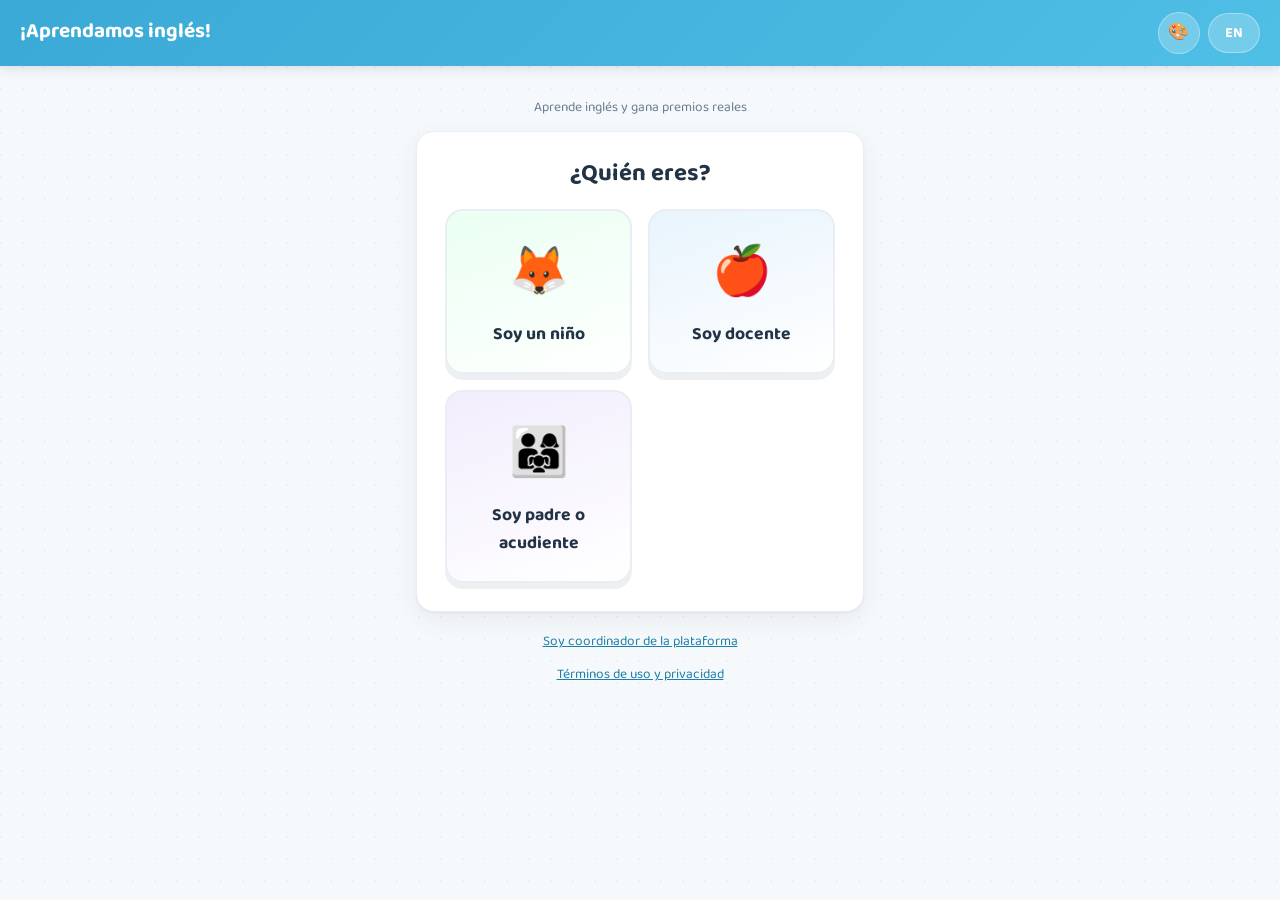
<file: frontend/index.html>
<!doctype html>
<html lang="es">
<head>
  <meta charset="UTF-8" />
  <script>try{document.documentElement.dataset.tema=localStorage.getItem("pik_tema")||"auto"}catch(e){document.documentElement.dataset.tema="auto"}</script>
  <meta name="viewport" content="width=device-width, initial-scale=1.0" />
  <title>¡Aprendamos inglés!</title>
  <link rel="preconnect" href="https://fonts.googleapis.com" />
  <link rel="preconnect" href="https://fonts.gstatic.com" crossorigin />
  <link rel="stylesheet" href="https://fonts.googleapis.com/css2?family=Baloo+2:wght@400;600;700;800&display=swap" />
  <link rel="stylesheet" href="css/style.css" />
</head>
<body>
  <div class="topbar">
    <h1 data-i18n="app.title">¡Aprendamos inglés!</h1>
    <div class="topbar-actions">
      <button type="button" data-lang-toggle>EN</button>
    </div>
  </div>

  <main>
    <p class="centrado hint" data-i18n="home.tagline">Aprende inglés y gana premios reales</p>

    <div class="card centrado oculto" id="sesion-activa">
      <h2><span data-i18n="home.welcome_back">¡Hola de nuevo!</span> <span id="sesion-nombre"></span>! 👋</h2>
      <button type="button" id="btn-continuar" data-i18n="home.continue">Continuar</button>
      <button type="button" class="secundario" id="btn-no-soy-yo" data-i18n="home.not_me">No soy yo (cerrar sesión)</button>
    </div>

    <div class="card centrado">
      <h2 data-i18n="home.pick_role">¿Quién eres?</h2>
      <div class="role-grid">
        <button type="button" class="role-card nino" data-rol="estudiante">
          <span class="emoji">🦊</span>
          <span data-i18n="home.kid">Soy un niño</span>
        </button>
        <button type="button" class="role-card docente" data-rol="docente">
          <span class="emoji">🍎</span>
          <span data-i18n="home.teacher">Soy docente</span>
        </button>
        <button type="button" class="role-card padre" data-rol="padre">
          <span class="emoji">👨‍👩‍👧</span>
          <span data-i18n="home.parent">Soy padre o acudiente</span>
        </button>
      </div>
    </div>
    <p class="centrado hint"><a href="adult-login.html" data-i18n="home.coordinator">Soy coordinador de la plataforma</a></p>
    <p class="centrado hint"><a href="terminos.html" data-i18n="terms.footer">Términos de uso y privacidad</a></p>
  </main>

  <script type="module" src="js/pages/index.js"></script>
</body>
</html>
</file>
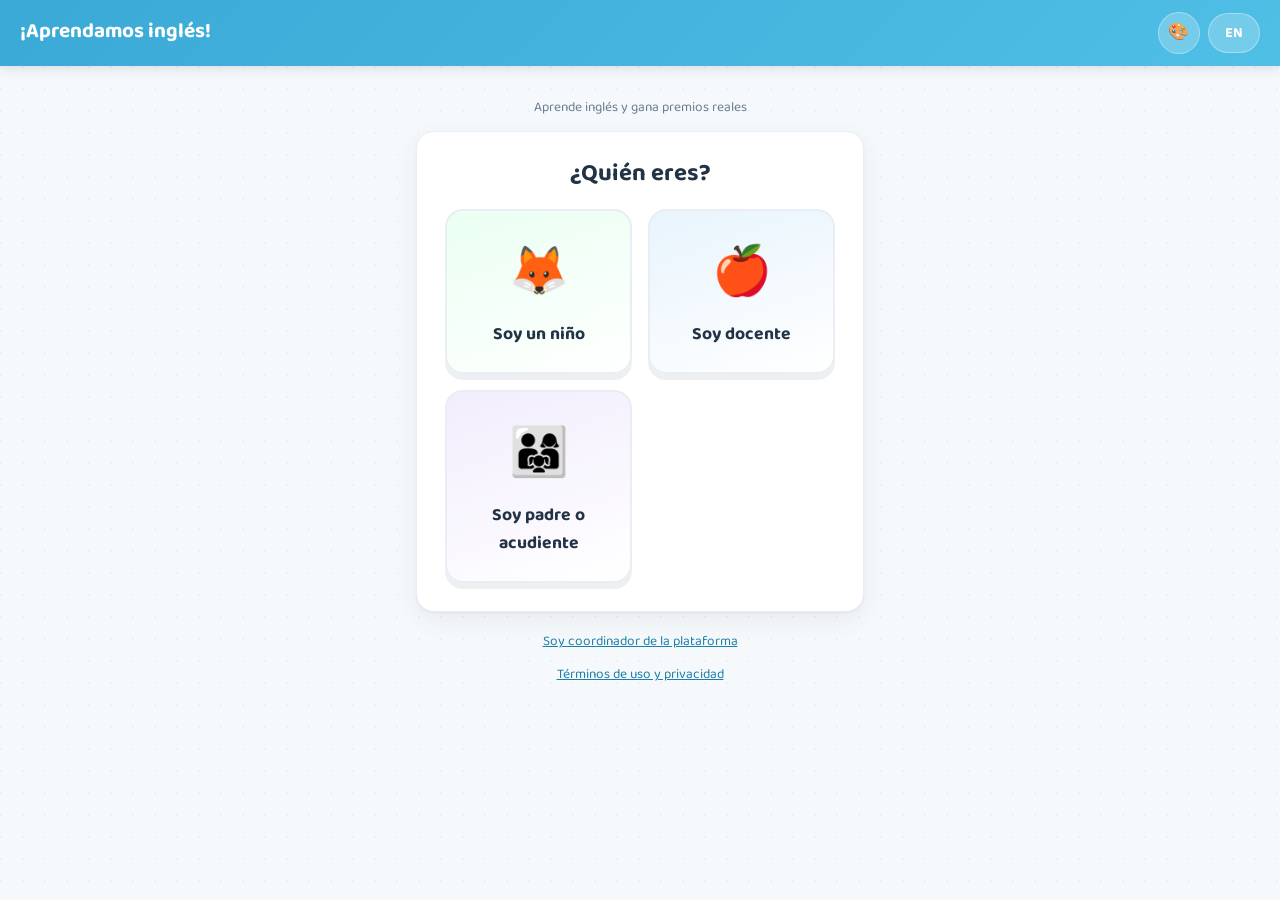
<file: frontend/activity.html>
<!doctype html>
<html lang="es">
<head>
  <meta charset="UTF-8" />
  <script>try{document.documentElement.dataset.tema=localStorage.getItem("pik_tema")||"auto"}catch(e){document.documentElement.dataset.tema="auto"}</script>
  <meta name="viewport" content="width=device-width, initial-scale=1.0" />
  <title>¡Aprendamos inglés!</title>
  <link rel="preconnect" href="https://fonts.googleapis.com" />
  <link rel="preconnect" href="https://fonts.gstatic.com" crossorigin />
  <link rel="stylesheet" href="https://fonts.googleapis.com/css2?family=Baloo+2:wght@400;600;700;800&display=swap" />
  <link rel="stylesheet" href="css/style.css" />
</head>
<body>
  <div class="topbar">
    <div class="topbar-actions">
      <button type="button" class="btn-volver" data-volver="kid-dashboard.html" data-i18n="activity.back_dashboard">Volver al mapa</button>
    </div>
    <div class="topbar-actions">
      <button type="button" id="btn-sonido" aria-pressed="true">🔊</button>
      <button type="button" data-lang-toggle>EN</button>
    </div>
  </div>

  <main>
    <div class="leccion-cabecera">
      <div class="progress-bar"><div class="progress-bar-fill" id="barra-actividad" style="width:0%"></div></div>
      <span class="vidas" id="vidas" aria-live="polite"></span>
    </div>
    <p class="hint centrado" id="leccion-nombre"></p>

    <div class="card centrado" id="tarjeta-actividad">
      <p data-i18n="activity.loading">Cargando actividad...</p>
    </div>

    <!-- Aviso de acierto / error bajo la pregunta (estilo Duolingo) -->
    <div class="aviso-respuesta oculto" id="aviso" role="status">
      <p id="aviso-texto"></p>
      <button type="button" id="btn-aviso" data-i18n="activity.continue">Continuar</button>
    </div>
  </main>

  <div class="overlay" id="overlay" hidden>
    <div class="feedback-modal" id="modal-feedback">
      <div class="emoji-grande" id="modal-emoji">⭐</div>
      <h2 id="modal-titulo"></h2>
      <p id="modal-extra"></p>
      <button type="button" id="btn-continuar"></button>
      <button type="button" class="secundario oculto" id="btn-secundario"></button>
    </div>
  </div>
  <div class="confeti" id="confeti" hidden></div>

  <script type="module" src="js/pages/activity.js"></script>
</body>
</html>
</file>
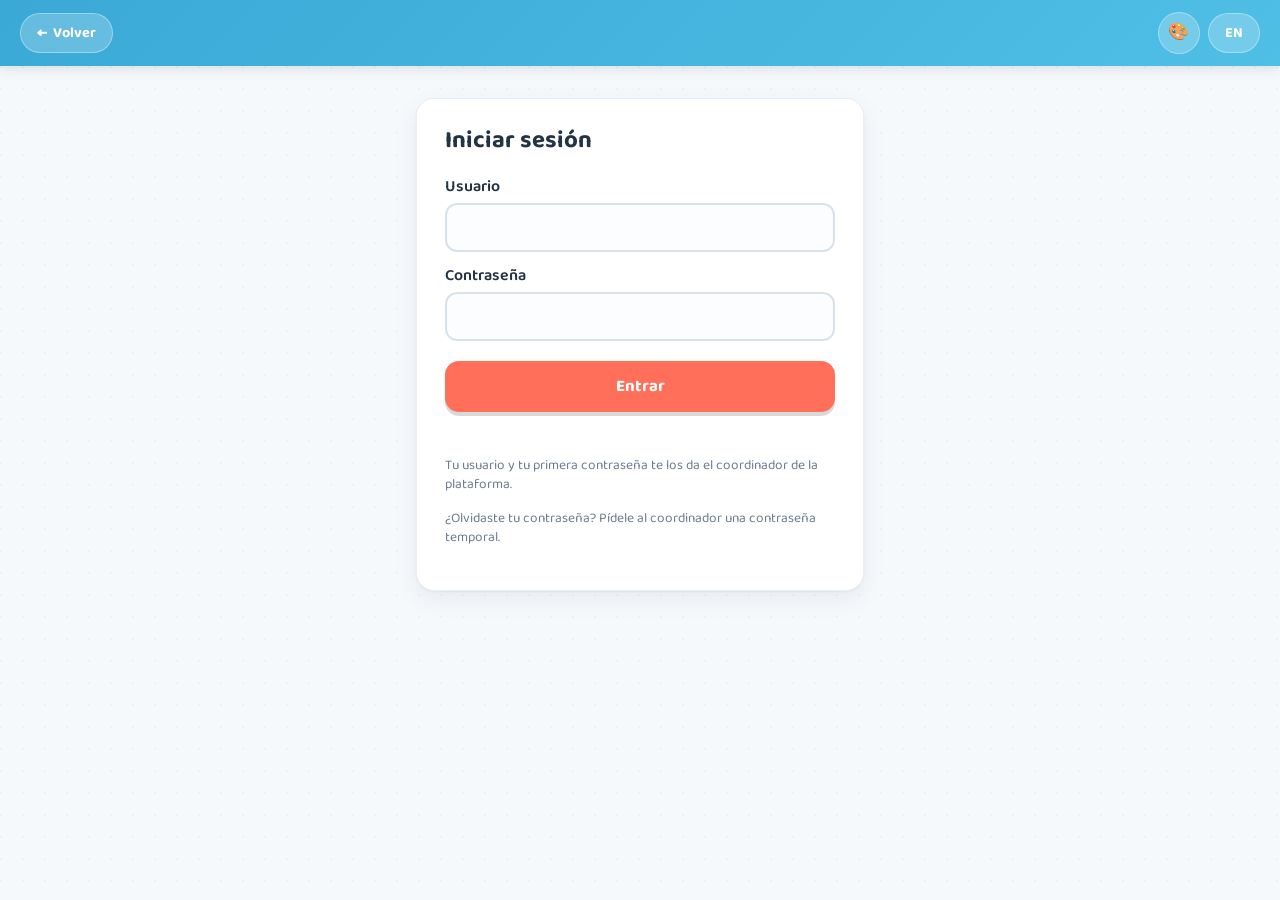
<file: frontend/adult-login.html>
<!doctype html>
<html lang="es">
<head>
  <meta charset="UTF-8" />
  <script>try{document.documentElement.dataset.tema=localStorage.getItem("pik_tema")||"auto"}catch(e){document.documentElement.dataset.tema="auto"}</script>
  <meta name="viewport" content="width=device-width, initial-scale=1.0" />
  <title>¡Aprendamos inglés!</title>
  <link rel="preconnect" href="https://fonts.googleapis.com" />
  <link rel="preconnect" href="https://fonts.gstatic.com" crossorigin />
  <link rel="stylesheet" href="https://fonts.googleapis.com/css2?family=Baloo+2:wght@400;600;700;800&display=swap" />
  <link rel="stylesheet" href="css/style.css" />
</head>
<body>
  <div class="topbar">
    <div class="topbar-actions">
      <button type="button" class="btn-volver" data-volver="index.html" data-i18n="nav.back">Volver</button>
    </div>
    <div class="topbar-actions">
      <button type="button" data-lang-toggle>EN</button>
    </div>
  </div>

  <main>
    <div class="card" id="card-login">
      <h2 data-i18n="login.title">Iniciar sesión</h2>
      <form id="form-login">
        <label for="usuario" data-i18n="login.user">Usuario</label>
        <input id="usuario" type="text" required autocomplete="username" autocapitalize="none" spellcheck="false" maxlength="254" />
        <label for="password" data-i18n="login.password">Contraseña</label>
        <input id="password" type="password" required autocomplete="current-password" maxlength="128" />
        <button type="submit" data-i18n="login.submit">Entrar</button>
      </form>
      <p class="error-msg" id="error-login" role="alert"></p>
      <p class="hint" data-i18n="login.who_creates">Tu usuario y tu primera contraseña te los da el coordinador de la plataforma.</p>
      <p class="hint" data-i18n="login.forgot">¿Olvidaste tu contraseña? Pídele al coordinador una contraseña temporal.</p>
    </div>

    <div class="card oculto" id="card-primer-ingreso">
      <h2>🔑 <span data-i18n="first.title">Crea tu contraseña</span></h2>
      <p class="hint" data-i18n="first.hint">Es tu primer ingreso: cambia la contraseña temporal por una que solo tú sepas.</p>
      <form id="form-primer-ingreso">
        <label for="primera-nueva" data-i18n="password.new">Contraseña nueva</label>
        <input id="primera-nueva" type="password" required minlength="8" maxlength="128" autocomplete="new-password" aria-describedby="primera-hint" />
        <p class="hint" id="primera-hint" data-i18n="login.password_hint">Mínimo 8 caracteres.</p>
        <label for="primera-repetir" data-i18n="password.repeat">Repite la contraseña nueva</label>
        <input id="primera-repetir" type="password" required minlength="8" maxlength="128" autocomplete="new-password" />
        <label class="casilla">
          <input id="primera-terminos" type="checkbox" required />
          <span><span data-i18n="terms.accept">He leído y acepto los</span>
          <a href="terminos.html" target="_blank" data-i18n="terms.link">Términos de uso y la Política de datos</a>.</span>
        </label>
        <button type="submit" data-i18n="first.save">Guardar y entrar</button>
      </form>
      <p class="error-msg" id="error-primer-ingreso" role="alert"></p>
    </div>
  </main>

  <script type="module" src="js/pages/adult-login.js"></script>
</body>
</html>
</file>
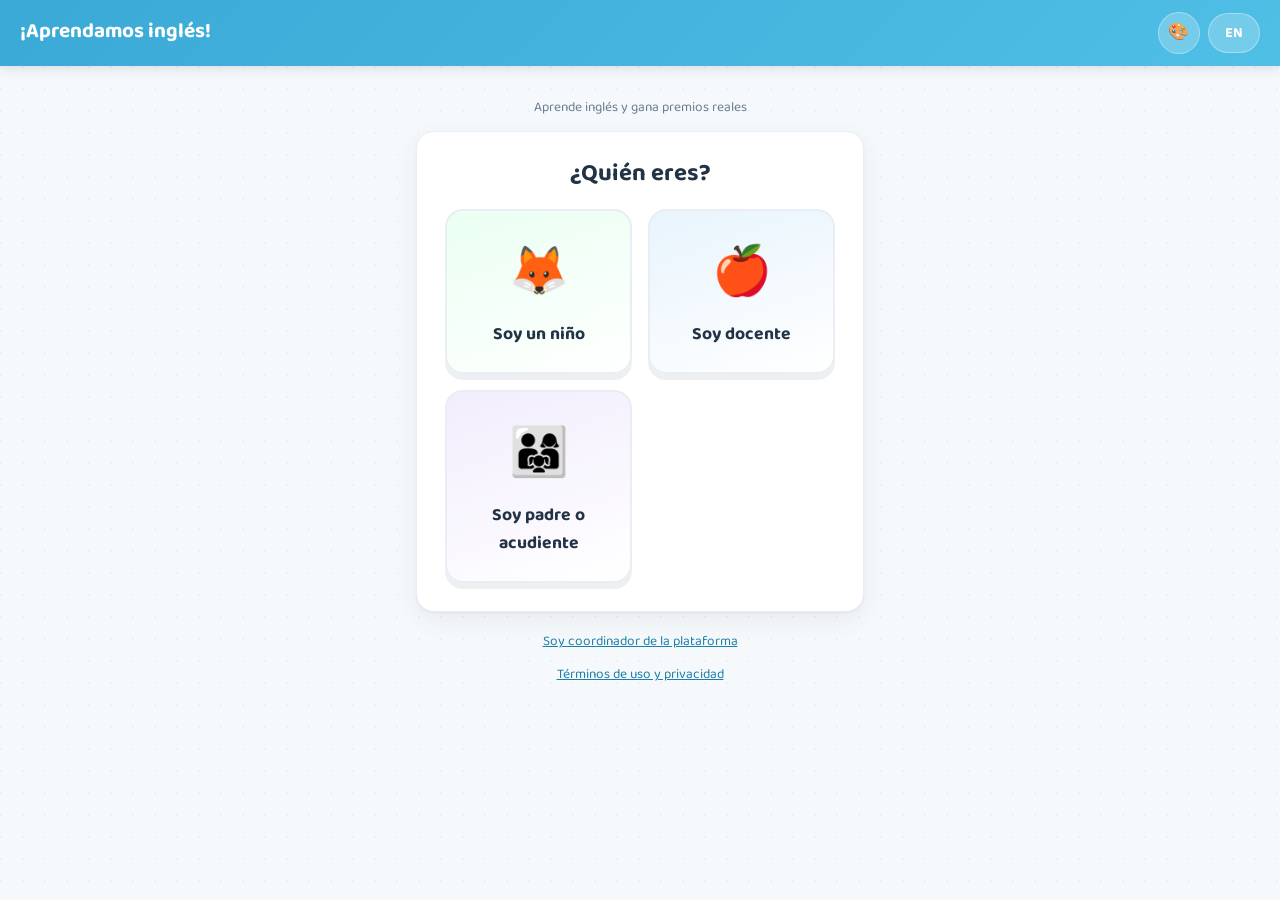
<file: frontend/coordinador.html>
<!doctype html>
<html lang="es">
<head>
  <meta charset="UTF-8" />
  <script>try{document.documentElement.dataset.tema=localStorage.getItem("pik_tema")||"auto"}catch(e){document.documentElement.dataset.tema="auto"}</script>
  <meta name="viewport" content="width=device-width, initial-scale=1.0" />
  <title>¡Aprendamos inglés!</title>
  <link rel="preconnect" href="https://fonts.googleapis.com" />
  <link rel="preconnect" href="https://fonts.gstatic.com" crossorigin />
  <link rel="stylesheet" href="https://fonts.googleapis.com/css2?family=Baloo+2:wght@400;600;700;800&display=swap" />
  <link rel="stylesheet" href="css/style.css" />
</head>
<body>
  <div class="topbar">
    <h1 data-i18n="coord.title">Panel del coordinador</h1>
    <div class="topbar-actions">
      <button type="button" data-lang-toggle>EN</button>
      <button type="button" id="btn-logout" data-i18n="nav.logout">Cerrar sesión</button>
    </div>
  </div>

  <main class="wide">
    <!-- Botones de vista: cada uno muestra su lista abajo -->
    <div class="stat-row botones-vista" role="tablist" aria-label="Cuentas">
      <button type="button" role="tab" class="stat-tile azul" data-vista="docentes" aria-selected="true">
        <span class="valor" id="n-docentes">0</span>
        <span class="etiqueta">👩‍🏫 <span data-i18n="coord.teachers">Profesores</span></span>
      </button>
      <button type="button" role="tab" class="stat-tile verde" data-vista="estudiantes" aria-selected="false">
        <span class="valor" id="n-estudiantes">0</span>
        <span class="etiqueta">🧒 <span data-i18n="coord.kids">Niños</span></span>
      </button>
      <button type="button" role="tab" class="stat-tile naranja" data-vista="padres" aria-selected="false">
        <span class="valor" id="n-padres">0</span>
        <span class="etiqueta">👨‍👩‍👧 <span data-i18n="coord.parents">Padres</span></span>
      </button>
      <button type="button" role="tab" class="stat-tile morado" data-vista="coordinadores" aria-selected="false">
        <span class="valor" id="n-coordinadores">0</span>
        <span class="etiqueta">🧭 <span data-i18n="coord.coordinators">Coordinadores</span></span>
      </button>
      <button type="button" role="tab" class="stat-tile amarillo" data-vista="temario" aria-selected="false">
        <span class="valor" id="n-temario">0</span>
        <span class="etiqueta">📖 <span data-i18n="syllabus.title">Temario</span></span>
      </button>
    </div>

    <div class="card" id="vista" role="tabpanel" aria-live="polite">
      <div class="vista-encabezado">
        <h2 id="vista-titulo"></h2>
        <button type="button" id="btn-crear"></button>
      </div>

      <!-- Crear profesor, padre o coordinador -->
      <form id="form-adulto" class="form-crear oculto">
        <label for="adulto-nombre" data-i18n="coord.full_name">Nombre completo</label>
        <input id="adulto-nombre" type="text" required maxlength="120" autocomplete="off" />
        <label for="adulto-usuario" data-i18n="login.user">Usuario</label>
        <input id="adulto-usuario" type="text" required minlength="3" maxlength="40" pattern="[a-z0-9._\-]+"
          autocomplete="off" autocapitalize="none" spellcheck="false" aria-describedby="adulto-usuario-hint" />
        <p class="hint" id="adulto-usuario-hint" data-i18n="coord.user_hint">Minúsculas, números, punto o guion. Con esto entra a la plataforma.</p>
        <label for="adulto-email" data-i18n="coord.email_optional">Correo (opcional)</label>
        <input id="adulto-email" type="email" maxlength="254" autocomplete="off" />
        <button type="submit" data-i18n="coord.create">Crear cuenta</button>
        <p class="error-msg" id="error-adulto" role="alert"></p>
      </form>

      <!-- Registrar niño -->
      <form id="form-nino" class="form-crear oculto">
        <label for="nino-nombre" data-i18n="coord.full_name">Nombre completo</label>
        <input id="nino-nombre" type="text" required maxlength="120" autocomplete="off" />
        <label for="nino-edad" data-i18n="kids.age">Edad</label>
        <input id="nino-edad" type="number" min="3" max="15" value="7" required />
        <label for="nino-pin"><span aria-hidden="true">🔒</span> <span data-i18n="teacher.pin_label">PIN (exactamente 4 números)</span></label>
        <input id="nino-pin" class="campo-pin" type="text" inputmode="numeric" pattern="[0-9]{4}" minlength="4" maxlength="4" placeholder="4826" required autocomplete="off" />
        <p class="hint" data-i18n="teacher.pin_hint"></p>
        <label for="nino-docente" data-i18n="coord.teacher">Profesor</label>
        <select id="nino-docente"></select>
        <fieldset class="lista-casillas">
          <legend data-i18n="coord.parents_of">Padres o acudientes</legend>
          <div id="nino-padres"></div>
        </fieldset>
        <label class="casilla">
          <input id="nino-autoriza" type="checkbox" required />
          <span><span data-i18n="coord.consent">Tengo la autorización del padre, madre o acudiente para registrar los datos del niño (Ley 1581 de 2012).</span>
          <a href="terminos.html" target="_blank" data-i18n="terms.policy_link">Ver política de datos</a></span>
        </label>
        <button type="submit" data-i18n="kids.register">Registrar niño</button>
        <p class="error-msg" id="error-nino" role="alert"></p>
      </form>

      <p class="hint" id="vista-ayuda"></p>
      <div id="vista-contenido"><p class="hint" data-i18n="activity.loading">Cargando...</p></div>
    </div>

    <div class="card">
      <h2>🗂️ <span data-i18n="coord.audit_title">Auditoría</span></h2>
      <p class="hint" data-i18n="coord.audit_hint">Registro de ingresos, cuentas creadas, lecciones y cambios, para revisar qué pasó y cuándo.</p>
      <button type="button" class="secundario" id="btn-auditoria" data-i18n="coord.audit_download">⬇️ Descargar auditoría (CSV)</button>
      <p class="error-msg" id="error-auditoria" role="alert"></p>
    </div>
  </main>

  <dialog class="card dialogo" id="dialogo">
    <form method="dialog" id="dialogo-form">
      <h2 id="dialogo-titulo"></h2>
      <div id="dialogo-cuerpo"></div>
      <p class="error-msg" id="dialogo-error" role="alert"></p>
      <div class="acciones-dialogo">
        <button type="button" class="secundario" id="dialogo-cancelar" data-i18n="password.cancel">Cancelar</button>
        <button type="submit" id="dialogo-aceptar"></button>
      </div>
    </form>
  </dialog>

  <script type="module" src="js/pages/coordinador.js"></script>
</body>
</html>
</file>
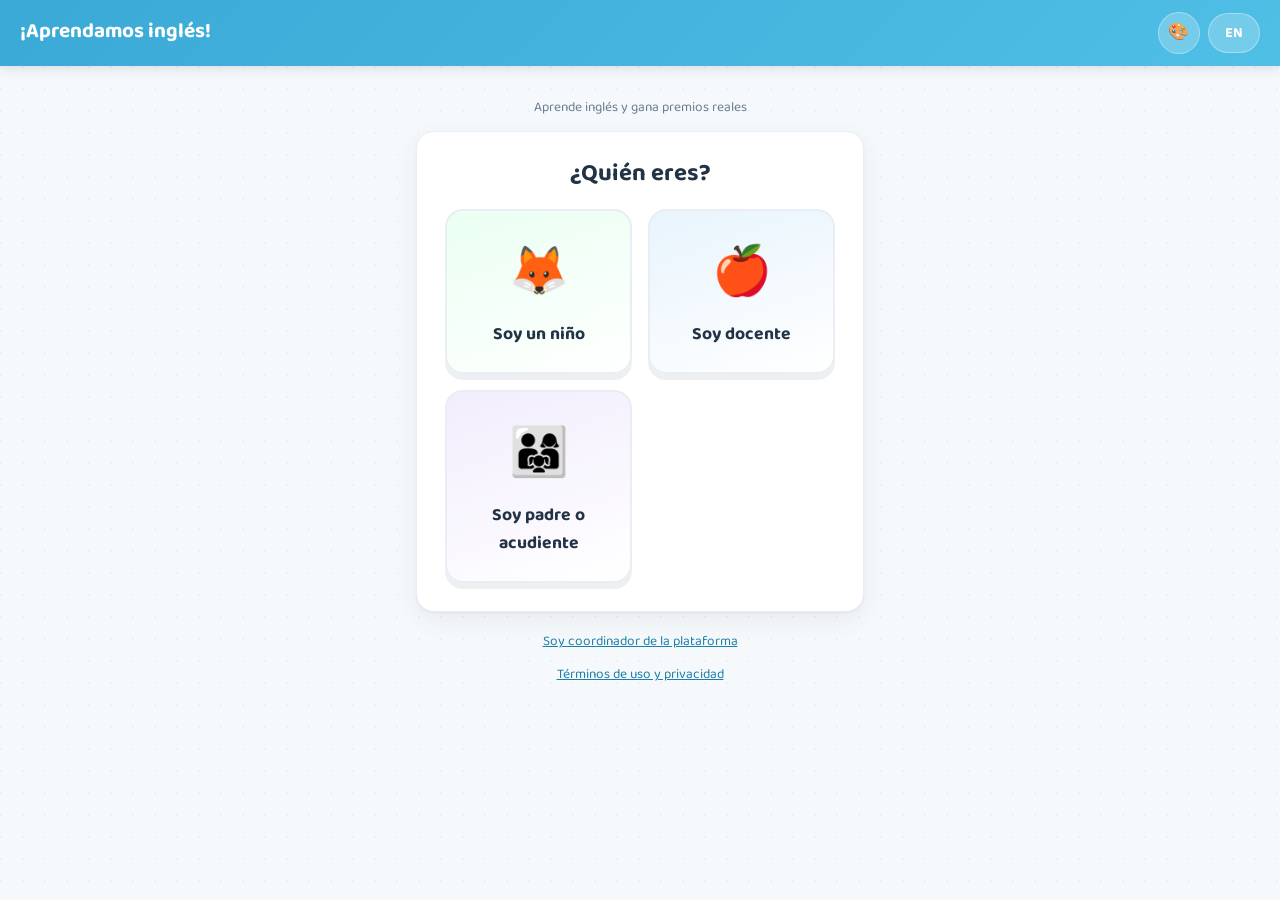
<file: frontend/kid-dashboard.html>
<!doctype html>
<html lang="es">
<head>
  <meta charset="UTF-8" />
  <script>try{document.documentElement.dataset.tema=localStorage.getItem("pik_tema")||"auto"}catch(e){document.documentElement.dataset.tema="auto"}</script>
  <meta name="viewport" content="width=device-width, initial-scale=1.0" />
  <title>¡Aprendamos inglés!</title>
  <link rel="preconnect" href="https://fonts.googleapis.com" />
  <link rel="preconnect" href="https://fonts.gstatic.com" crossorigin />
  <link rel="stylesheet" href="https://fonts.googleapis.com/css2?family=Baloo+2:wght@400;600;700;800&display=swap" />
  <link rel="stylesheet" href="css/style.css" />
</head>
<body>
  <div class="topbar">
    <h1 id="titulo-hola">👋</h1>
    <div class="topbar-actions">
      <button type="button" data-lang-toggle>EN</button>
      <button type="button" id="btn-logout" data-i18n="nav.logout">Cerrar sesión</button>
    </div>
  </div>

  <!-- En pantallas anchas: estadísticas a la izquierda y el camino a la derecha.
       En el celular, una sola columna (primero el camino). -->
  <main class="panel-nino">
    <div class="panel-principal">
      <!-- El niño elige el apartado; dentro de él, la plataforma elige la lección -->
      <div class="pestanas selector-seccion" role="tablist" aria-label="Apartado">
        <button type="button" role="tab" data-seccion="vocabulario" aria-selected="true">
          📚 <span data-i18n="path.vocabulary">Vocabulario</span></button>
        <button type="button" role="tab" data-seccion="gramatica" aria-selected="false">
          ✏️ <span data-i18n="path.grammar">Gramática</span></button>
        <button type="button" role="tab" data-seccion="profesor" aria-selected="false">
          👩‍🏫 <span data-i18n="path.teacher">Del profe</span></button>
      </div>

      <div class="card oculto" id="examenes" aria-live="polite">
        <h2>📝 <span data-i18n="exam.pending_title">Tienes un examen</span></h2>
        <ul class="lista-examenes" id="lista-examenes"></ul>
      </div>
      <div class="card centrado hero-leccion" id="proxima" aria-live="polite">
        <p class="hint" data-i18n="path.next_title">Tu próxima lección</p>
        <span class="hero-emoji" id="proxima-emoji">🦊</span>
        <h2 id="proxima-titulo">…</h2>
        <p class="hint" id="proxima-detalle"></p>
        <button type="button" id="btn-empezar" data-i18n="path.start">¡Empezar!</button>
      </div>

      <div class="card">
        <h2 id="camino-titulo"></h2>
        <p class="hint" data-i18n="path.repeat_hint">Toca una lección con ✅ para repetirla y practicar.</p>
        <div class="camino" id="camino"></div>
      </div>
    </div>

    <aside class="panel-lateral" aria-label="Mi progreso">
      <div class="card centrado">
        <a href="rewards.html" class="avatar-enlace" aria-label="Tienda">
          <div class="avatar-perfil grande" id="mi-avatar">🦊</div>
        </a>
        <p class="saldo">⭐ <strong id="saldo">0</strong> <span data-i18n="shop.to_spend">puntos para gastar</span></p>
        <div class="vidas-panel">
          <span class="vidas" id="mis-vidas" aria-live="polite"></span>
          <span class="hint" id="proxima-vida"></span>
        </div>
        <div class="stat-row">
          <div class="stat-tile azul">
            <span class="valor" id="stat-nivel">1</span>
            <span class="etiqueta" data-i18n="dash.level">Nivel</span>
          </div>
          <div class="stat-tile amarillo">
            <span class="valor" id="stat-puntos">0</span>
            <span class="etiqueta" data-i18n="dash.points">Puntos</span>
          </div>
          <div class="stat-tile verde">
            <span class="valor" id="stat-lecciones">0</span>
            <span class="etiqueta" data-i18n="path.lessons">Lecciones</span>
          </div>
          <div class="stat-tile naranja">
            <span class="valor" id="stat-precision">—</span>
            <span class="etiqueta" data-i18n="path.accuracy">Aciertos</span>
          </div>
          <div class="stat-tile morado">
            <span class="valor" id="stat-mundos">0</span>
            <span class="etiqueta" data-i18n="path.worlds_done">Mundos completados</span>
          </div>
        </div>
        <div class="progress-bar"><div class="progress-bar-fill" id="barra-nivel" style="width:0%"></div></div>
        <p class="hint" id="texto-siguiente-nivel"></p>
        <button type="button" class="secundario" onclick="location.href='rewards.html'" data-i18n="dash.rewards_link">🛍️ Tienda y premios</button>
        <p class="hint oculto" id="mi-codigo" style="margin-top:1rem"><span aria-hidden="true">🪪</span> <span data-i18n="dash.my_code">Tu código para entrar</span>: <strong id="mi-codigo-valor" style="letter-spacing:0.15em"></strong></p>
      </div>

      <div class="card">
        <h2 data-i18n="path.recent">Mis últimos intentos</h2>
        <ul class="lista-intentos" id="recientes"></ul>
      </div>
    </aside>
  </main>

  <script type="module" src="js/pages/kid-dashboard.js"></script>
</body>
</html>
</file>
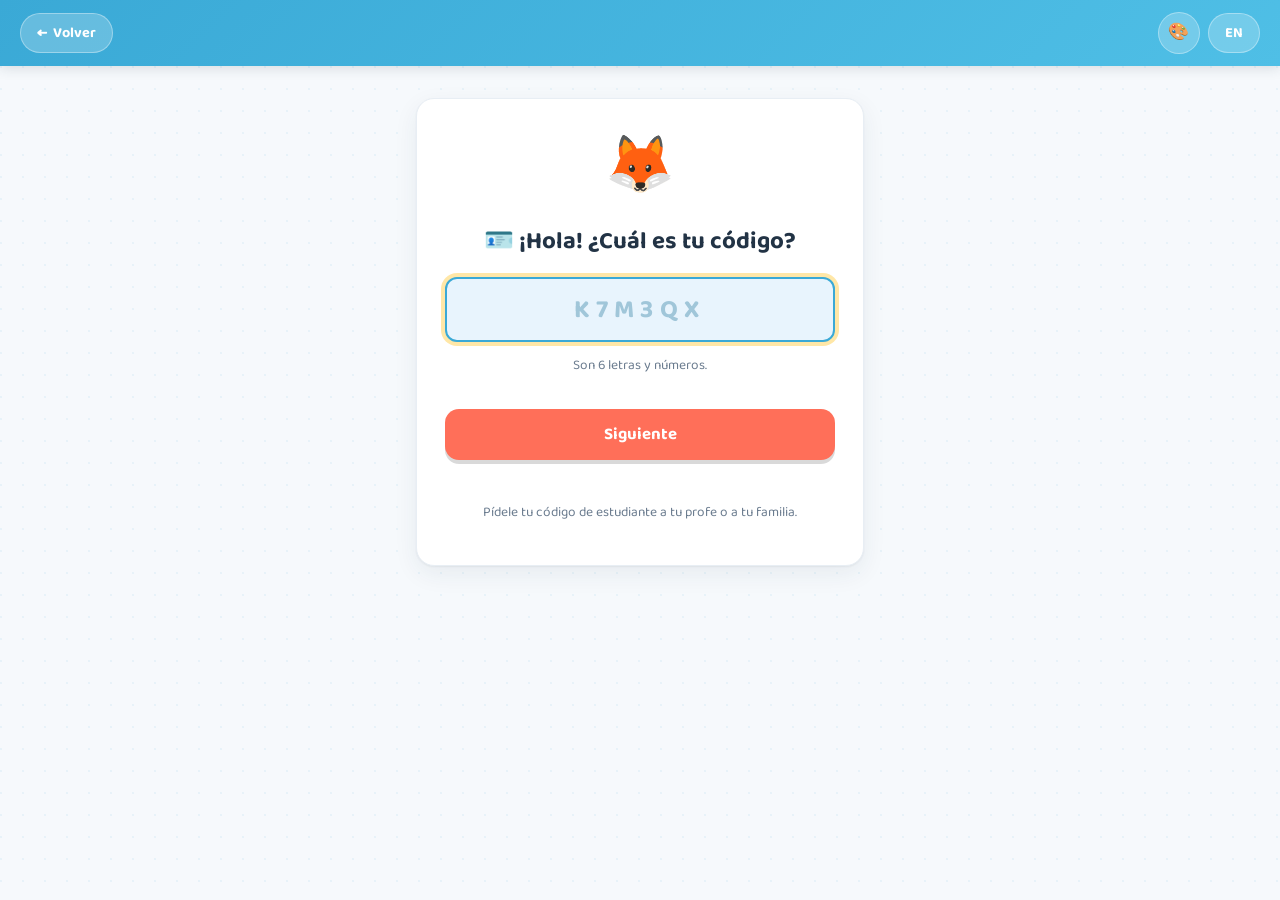
<file: frontend/kid-login.html>
<!doctype html>
<html lang="es">
<head>
  <meta charset="UTF-8" />
  <script>try{document.documentElement.dataset.tema=localStorage.getItem("pik_tema")||"auto"}catch(e){document.documentElement.dataset.tema="auto"}</script>
  <meta name="viewport" content="width=device-width, initial-scale=1.0" />
  <title>¡Aprendamos inglés!</title>
  <link rel="preconnect" href="https://fonts.googleapis.com" />
  <link rel="preconnect" href="https://fonts.gstatic.com" crossorigin />
  <link rel="stylesheet" href="https://fonts.googleapis.com/css2?family=Baloo+2:wght@400;600;700;800&display=swap" />
  <link rel="stylesheet" href="css/style.css" />
</head>
<body>
  <div class="topbar">
    <div class="topbar-actions">
      <button type="button" class="btn-volver" data-volver="index.html" data-i18n="nav.back">Volver</button>
    </div>
    <div class="topbar-actions">
      <button type="button" data-lang-toggle>EN</button>
    </div>
  </div>

  <main>
    <div class="card centrado">
      <span style="font-size:3.5rem">🦊</span>

      <!-- Paso 1: el código (se escribe, letras y números) -->
      <form id="paso-codigo" novalidate>
        <h2><span aria-hidden="true">🪪</span> <span data-i18n="kidlogin.title">¡Hola! ¿Cuál es tu código?</span></h2>
        <label for="codigo" class="sr-only" data-i18n="kidlogin.code">Código de estudiante</label>
        <input id="codigo" class="campo-codigo" type="text" autocomplete="off" autocapitalize="characters"
          spellcheck="false" maxlength="7" placeholder="K7M3QX" aria-describedby="ayuda-codigo" />
        <p class="hint" id="ayuda-codigo" data-i18n="kidlogin.code_hint">Son 6 letras y números.</p>
        <button type="submit" data-i18n="kidlogin.next">Siguiente</button>
      </form>

      <!-- Paso 2: el PIN (secreto, solo números) -->
      <div id="paso-pin" hidden>
        <p class="chip-codigo">
          <span aria-hidden="true">🪪</span> <span data-i18n="kidlogin.code">Código</span>:
          <strong id="codigo-elegido"></strong>
          <button type="button" class="enlace" id="btn-cambiar-codigo" data-i18n="kidlogin.change">Cambiar</button>
        </p>
        <h2 class="titulo-pin"><span aria-hidden="true">🔒</span> <span data-i18n="kidlogin.pin_prompt">Ahora tu PIN secreto</span></h2>
        <p class="hint" data-i18n="kidlogin.pin_hint">Son 4 números. ¡No se lo muestres a nadie!</p>
        <div class="pin-dots" id="pin-dots" aria-live="polite"></div>

        <div class="pin-pad" id="pin-pad">
          <button type="button" data-num="1">1</button>
          <button type="button" data-num="2">2</button>
          <button type="button" data-num="3">3</button>
          <button type="button" data-num="4">4</button>
          <button type="button" data-num="5">5</button>
          <button type="button" data-num="6">6</button>
          <button type="button" data-num="7">7</button>
          <button type="button" data-num="8">8</button>
          <button type="button" data-num="9">9</button>
          <button type="button" class="borrar" id="btn-borrar" data-i18n="kidlogin.clear">Borrar</button>
          <button type="button" data-num="0">0</button>
          <div></div>
        </div>
        <button type="button" id="btn-entrar" class="btn-entrar" disabled data-i18n="kidlogin.enter">✅ Entrar</button>
      </div>

      <p class="error-msg" id="error" role="alert"></p>
      <p class="hint" data-i18n="kidlogin.need_code">Pídele tu código de estudiante a tu profe o a tu familia.</p>
    </div>
  </main>

  <script type="module" src="js/pages/kid-login.js"></script>
</body>
</html>
</file>
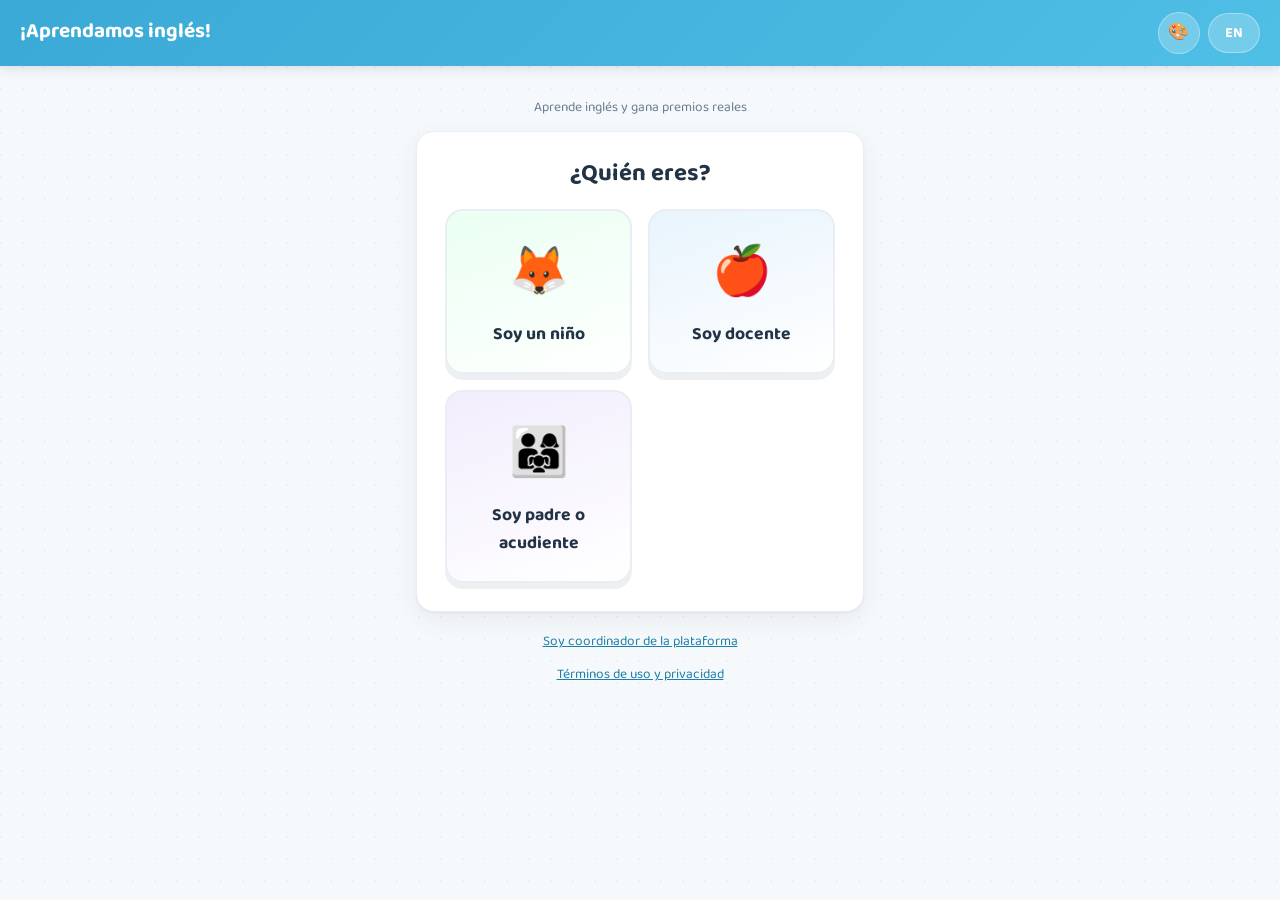
<file: frontend/parent.html>
<!doctype html>
<html lang="es">
<head>
  <meta charset="UTF-8" />
  <script>try{document.documentElement.dataset.tema=localStorage.getItem("pik_tema")||"auto"}catch(e){document.documentElement.dataset.tema="auto"}</script>
  <meta name="viewport" content="width=device-width, initial-scale=1.0" />
  <title>¡Aprendamos inglés!</title>
  <link rel="preconnect" href="https://fonts.googleapis.com" />
  <link rel="preconnect" href="https://fonts.gstatic.com" crossorigin />
  <link rel="stylesheet" href="https://fonts.googleapis.com/css2?family=Baloo+2:wght@400;600;700;800&display=swap" />
  <link rel="stylesheet" href="css/style.css" />
</head>
<body>
  <div class="topbar">
    <h1 data-i18n="parent.title">Panel de padres</h1>
    <div class="topbar-actions">
      <button type="button" data-lang-toggle>EN</button>
      <button type="button" id="btn-logout" data-i18n="nav.logout">Cerrar sesión</button>
    </div>
  </div>

  <main class="wide">
    <h2 data-i18n="parent.my_children">Mis hijos</h2>
    <div id="hijos"></div>
    <p class="hint oculto" id="sin-hijos" data-i18n="parent.no_children">Todavía no tienes hijos vinculados.</p>
  </main>

  <script type="module" src="js/pages/parent.js"></script>
</body>
</html>
</file>
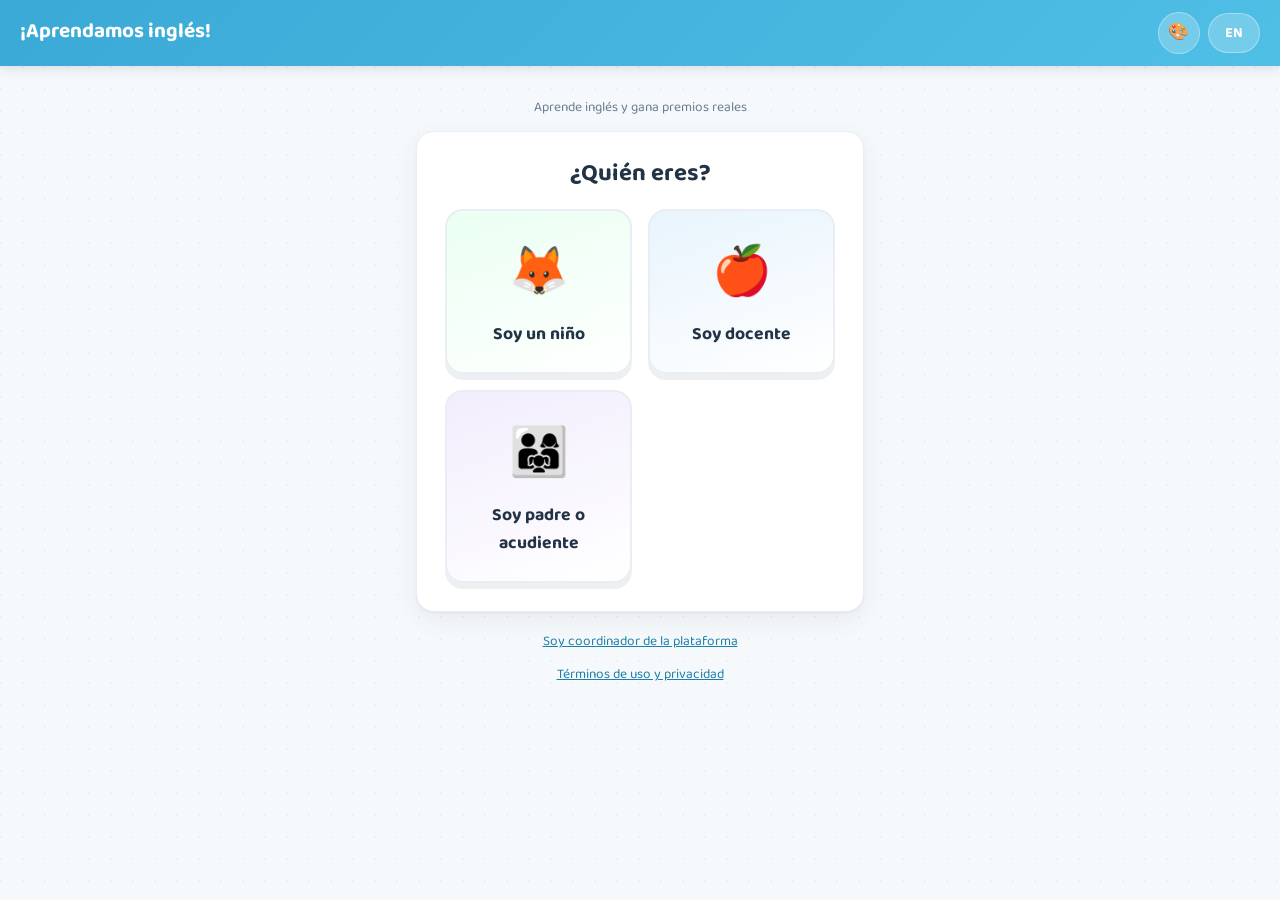
<file: frontend/rewards.html>
<!doctype html>
<html lang="es">
<head>
  <meta charset="UTF-8" />
  <script>try{document.documentElement.dataset.tema=localStorage.getItem("pik_tema")||"auto"}catch(e){document.documentElement.dataset.tema="auto"}</script>
  <meta name="viewport" content="width=device-width, initial-scale=1.0" />
  <title>¡Aprendamos inglés!</title>
  <link rel="preconnect" href="https://fonts.googleapis.com" />
  <link rel="preconnect" href="https://fonts.gstatic.com" crossorigin />
  <link rel="stylesheet" href="https://fonts.googleapis.com/css2?family=Baloo+2:wght@400;600;700;800&display=swap" />
  <link rel="stylesheet" href="css/style.css" />
</head>
<body>
  <div class="topbar">
    <div class="topbar-actions">
      <button type="button" class="btn-volver" data-volver="kid-dashboard.html" data-i18n="nav.back">Volver</button>
    </div>
    <div class="topbar-actions">
      <button type="button" data-lang-toggle>EN</button>
    </div>
  </div>

  <main>
    <!-- Perfil: avatar con su marco y los puntos para gastar -->
    <div class="card centrado">
      <div class="avatar-perfil grande" id="mi-avatar">🦊</div>
      <p class="saldo">⭐ <strong id="saldo">0</strong> <span data-i18n="shop.to_spend">puntos para gastar</span></p>
      <p class="hint" data-i18n="shop.how_to_earn">Ganas puntos al aprobar lecciones. ¡Úsalos para decorar tu perfil!</p>
    </div>

    <div class="card">
      <h2>🛍️ <span data-i18n="shop.title">Tienda</span></h2>
      <h3 data-i18n="shop.avatars">Avatares</h3>
      <div class="tienda-grid" id="tienda-avatares"></div>
      <h3 data-i18n="shop.frames">Marcos</h3>
      <div class="tienda-grid" id="tienda-marcos"></div>
      <p class="error-msg" id="error-tienda" role="alert"></p>
    </div>

    <div class="card">
      <h2>🏆 <span data-i18n="rewards.title">Mundos completados</span></h2>
      <p class="hint" data-i18n="rewards.hint">Cada vez que completas un mundo ganas un premio.</p>
      <ul class="reward-list" id="lista-recompensas"></ul>
      <p class="hint oculto" id="sin-recompensas" data-i18n="rewards.empty">Todavía no completas un mundo. ¡Sigue jugando!</p>
    </div>
  </main>

  <script type="module" src="js/pages/rewards.js"></script>
</body>
</html>
</file>
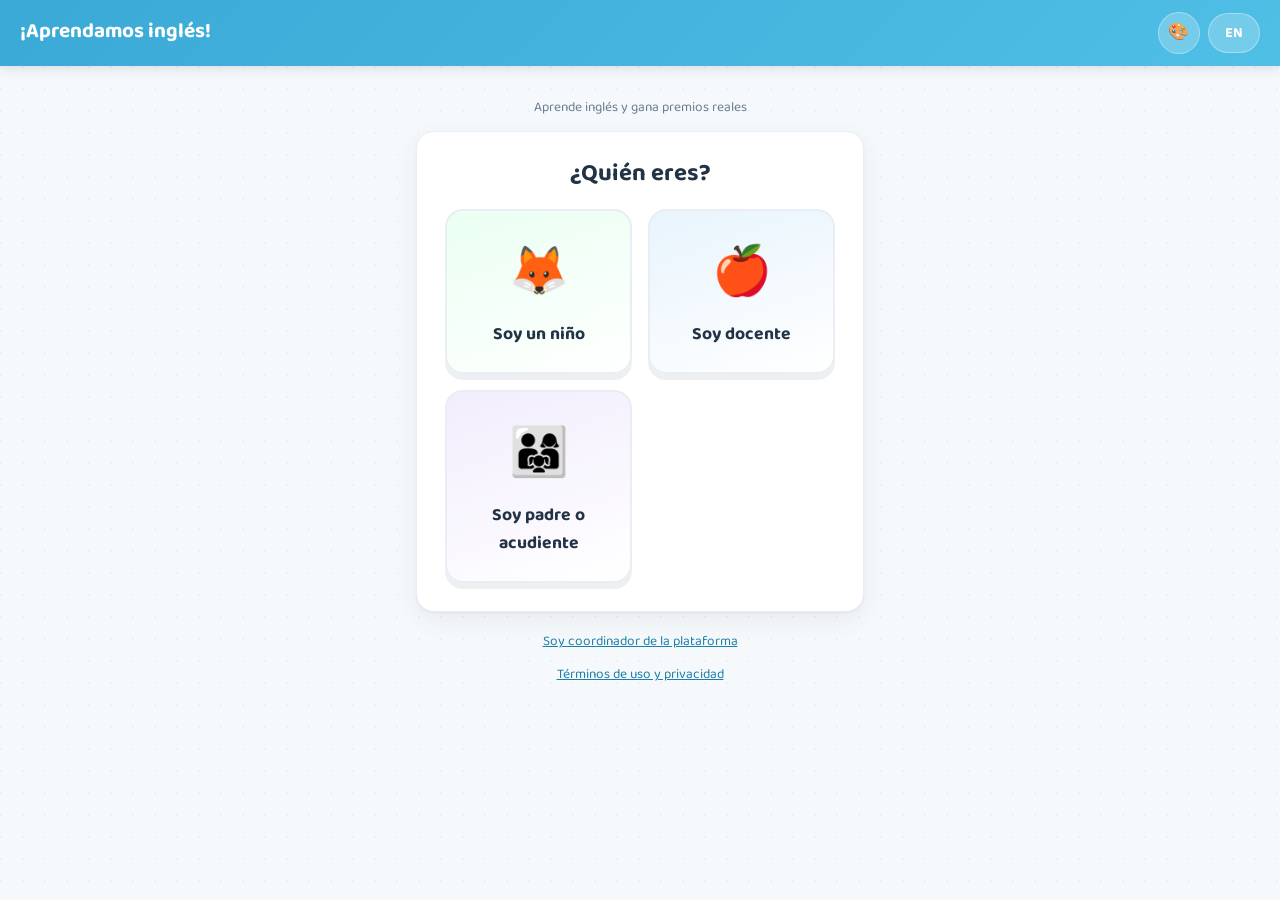
<file: frontend/teacher.html>
<!doctype html>
<html lang="es">
<head>
  <meta charset="UTF-8" />
  <script>try{document.documentElement.dataset.tema=localStorage.getItem("pik_tema")||"auto"}catch(e){document.documentElement.dataset.tema="auto"}</script>
  <meta name="viewport" content="width=device-width, initial-scale=1.0" />
  <title>¡Aprendamos inglés!</title>
  <link rel="preconnect" href="https://fonts.googleapis.com" />
  <link rel="preconnect" href="https://fonts.gstatic.com" crossorigin />
  <link rel="stylesheet" href="https://fonts.googleapis.com/css2?family=Baloo+2:wght@400;600;700;800&display=swap" />
  <link rel="stylesheet" href="css/style.css" />
</head>
<body>
  <div class="topbar">
    <h1 data-i18n="teacher.title">Panel del docente</h1>
    <div class="topbar-actions">
      <button type="button" data-lang-toggle>EN</button>
      <button type="button" id="btn-logout" data-i18n="nav.logout">Cerrar sesión</button>
    </div>
  </div>

  <main class="wide">
    <!-- Botones de vista: cada uno muestra su lista abajo -->
    <div class="stat-row botones-vista" role="tablist" aria-label="Vistas del panel">
      <button type="button" role="tab" class="stat-tile verde" data-vista="estudiantes" aria-selected="true">
        <span class="valor" id="stat-total">0</span>
        <span class="etiqueta">👧 <span data-i18n="teacher.total_students">Estudiantes</span></span>
      </button>
      <button type="button" role="tab" class="stat-tile naranja" data-vista="ayuda" aria-selected="false">
        <span class="valor" id="stat-ayuda">0</span>
        <span class="etiqueta">🆘 <span data-i18n="teacher.needs_help">Necesitan ayuda</span></span>
      </button>
      <button type="button" role="tab" class="stat-tile azul" data-vista="progreso" aria-selected="false">
        <span class="valor" id="stat-promedio">0 %</span>
        <span class="etiqueta">📈 <span data-i18n="teacher.avg_progress">Progreso</span></span>
      </button>
      <button type="button" role="tab" class="stat-tile amarillo" data-vista="activos" aria-selected="false">
        <span class="valor" id="stat-activos">0</span>
        <span class="etiqueta">⚡ <span data-i18n="teacher.active_today">Activos hoy</span></span>
      </button>
      <button type="button" role="tab" class="stat-tile morado" data-vista="mundos" aria-selected="false">
        <span class="valor" id="stat-mundos">0</span>
        <span class="etiqueta">🌍 <span data-i18n="worlds.title">Mis mundos</span></span>
      </button>
      <button type="button" role="tab" class="stat-tile azul" data-vista="temario" aria-selected="false">
        <span class="valor" id="stat-temario">0</span>
        <span class="etiqueta">📖 <span data-i18n="syllabus.title">Temario</span></span>
      </button>
    </div>

    <div class="card" id="vista" role="tabpanel" aria-live="polite">
      <h2 id="vista-titulo"></h2>
      <p class="hint" id="vista-ayuda"></p>
      <div id="vista-contenido"><p class="hint" data-i18n="activity.loading">Cargando...</p></div>
    </div>

    <!-- RF05: la máquina de premios (ESP32) del salón -->
    <div class="card">
      <h2>🎁 <span data-i18n="machine.title">Máquina de premios del salón</span></h2>
      <p class="hint" data-i18n="machine.hint"></p>
      <p class="estado-maquina" id="maquina-estado" role="status"></p>

      <!-- Sin máquina: elegir una de las máquinas registradas que no tienen salón -->
      <div id="maquina-elegir" class="conectar-maquina" hidden>
        <h3 data-i18n="machine.choose_title">Elige la máquina de tu salón</h3>
        <ul class="lista-maquinas" id="lista-maquinas"></ul>
        <details class="ayuda-maquina">
          <summary data-i18n="machine.first_time_title">¿Tu máquina no aparece? Conéctala al WiFi del colegio</summary>
          <ol>
            <li data-i18n="machine.first_time_1"></li>
            <li data-i18n="machine.first_time_2"></li>
            <li data-i18n="machine.first_time_3"></li>
            <li data-i18n="machine.first_time_4"></li>
          </ol>
        </details>
      </div>

      <!-- Con máquina: probarla, cambiarle el WiFi o soltarla -->
      <div id="maquina-mia" hidden>
        <div class="acciones-maquina">
          <button type="button" id="btn-probar" data-i18n="machine.test">🧪 Probar máquina</button>
          <button type="button" id="btn-desvincular" class="secundario" data-i18n="machine.unlink">Desvincular</button>
        </div>
        <form id="form-wifi" class="conectar-maquina">
          <h3 data-i18n="machine.wifi_title">Cambiar el WiFi de la máquina</h3>
          <p class="hint" data-i18n="machine.wifi_hint"></p>
          <label for="wifi-ssid" data-i18n="machine.wifi_name">Nombre de la red WiFi</label>
          <input id="wifi-ssid" type="text" maxlength="32" autocomplete="off" required />
          <label for="wifi-pass" data-i18n="machine.wifi_pass">Contraseña del WiFi</label>
          <input id="wifi-pass" type="password" maxlength="64" autocomplete="off" />
          <button type="submit" data-i18n="machine.wifi_send">Enviar a la máquina</button>
        </form>
      </div>
      <p class="hint" id="conexion-progreso" role="status" aria-live="polite"></p>
      <!-- RF06: cada cuántos mundos completados se entrega el premio -->
      <form id="form-premio" class="fila-form premio-cada">
        <label for="premio-cada" data-i18n="machine.every">Examen cada</label>
        <select id="premio-cada">
          <option value="1">1</option><option value="2">2</option><option value="3">3</option>
          <option value="4">4</option><option value="5">5</option>
        </select>
        <span data-i18n="machine.worlds">mundo(s) completado(s)</span>
      </form>
      <p class="hint" data-i18n="machine.every_hint"></p>
      <p class="hint" id="premio-estado" role="status"></p>
    </div>

  </main>

  <script type="module" src="js/pages/teacher.js"></script>
</body>
</html>
</file>
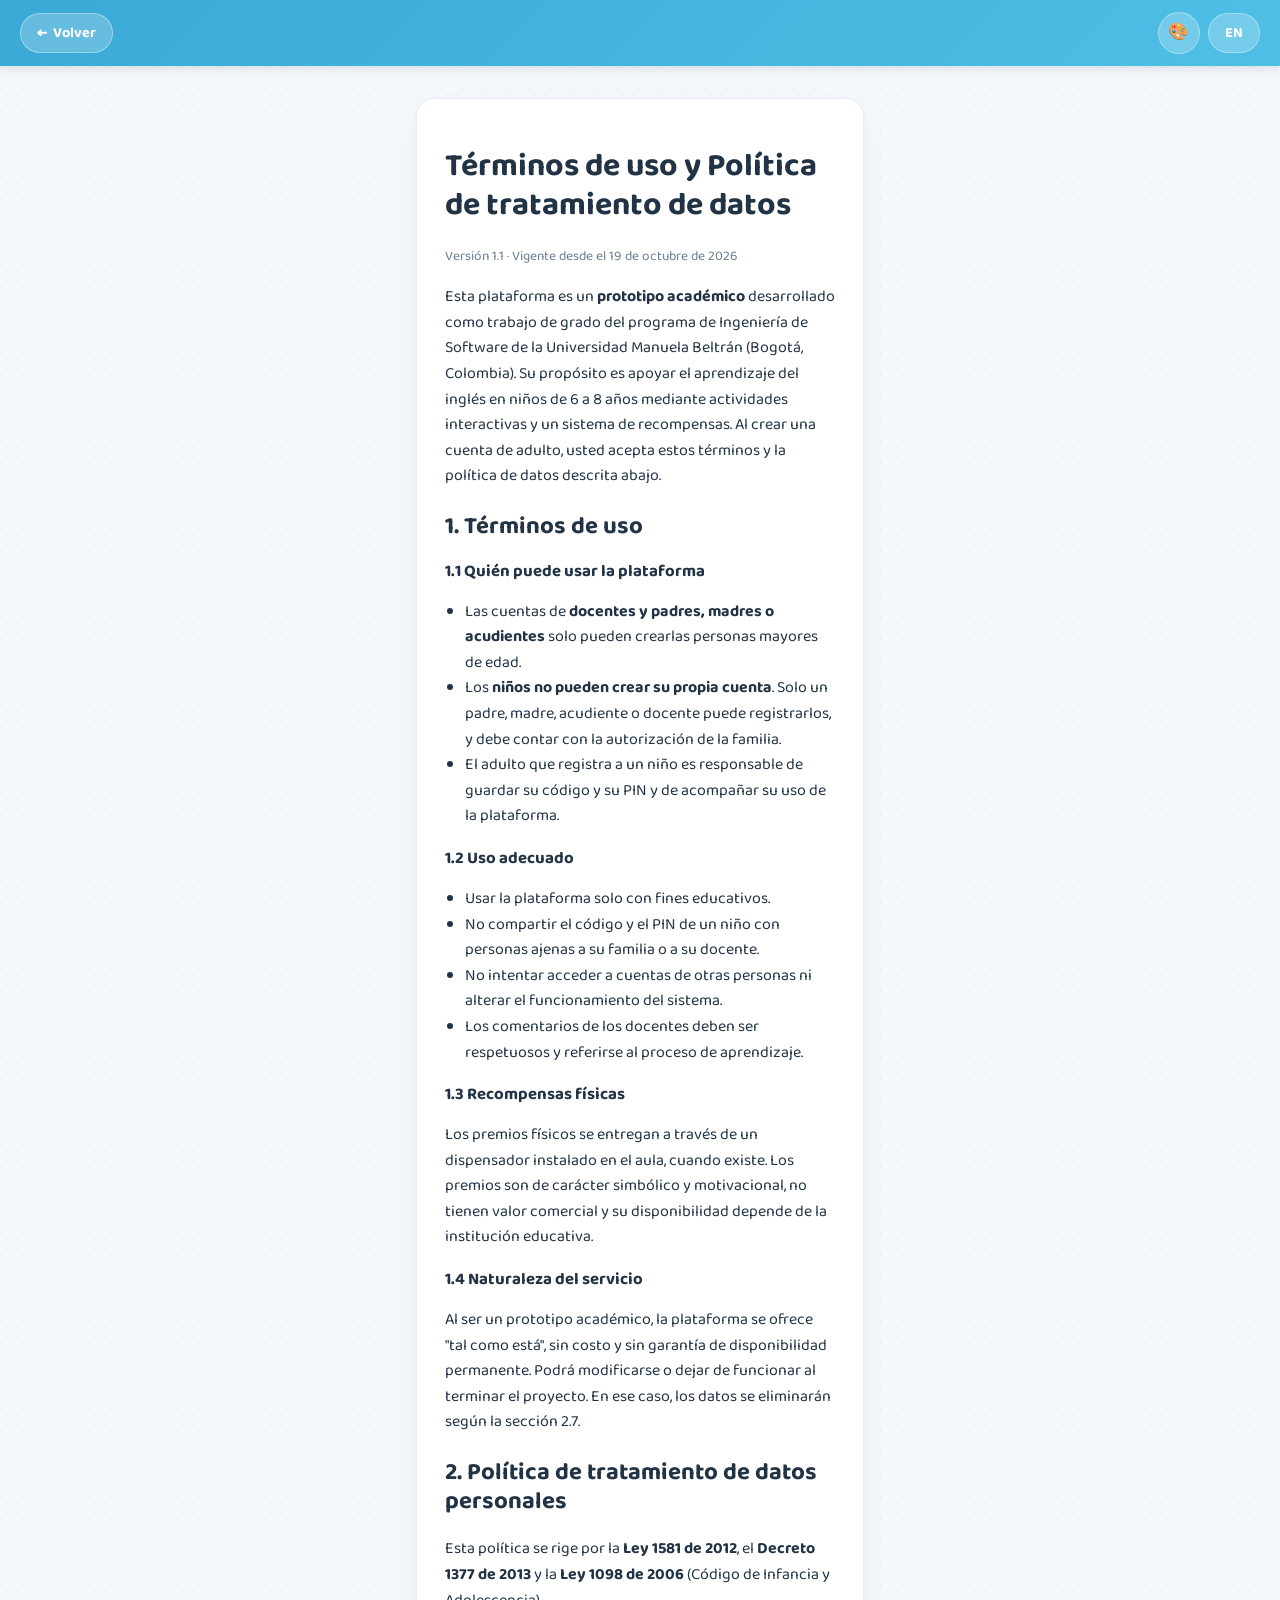
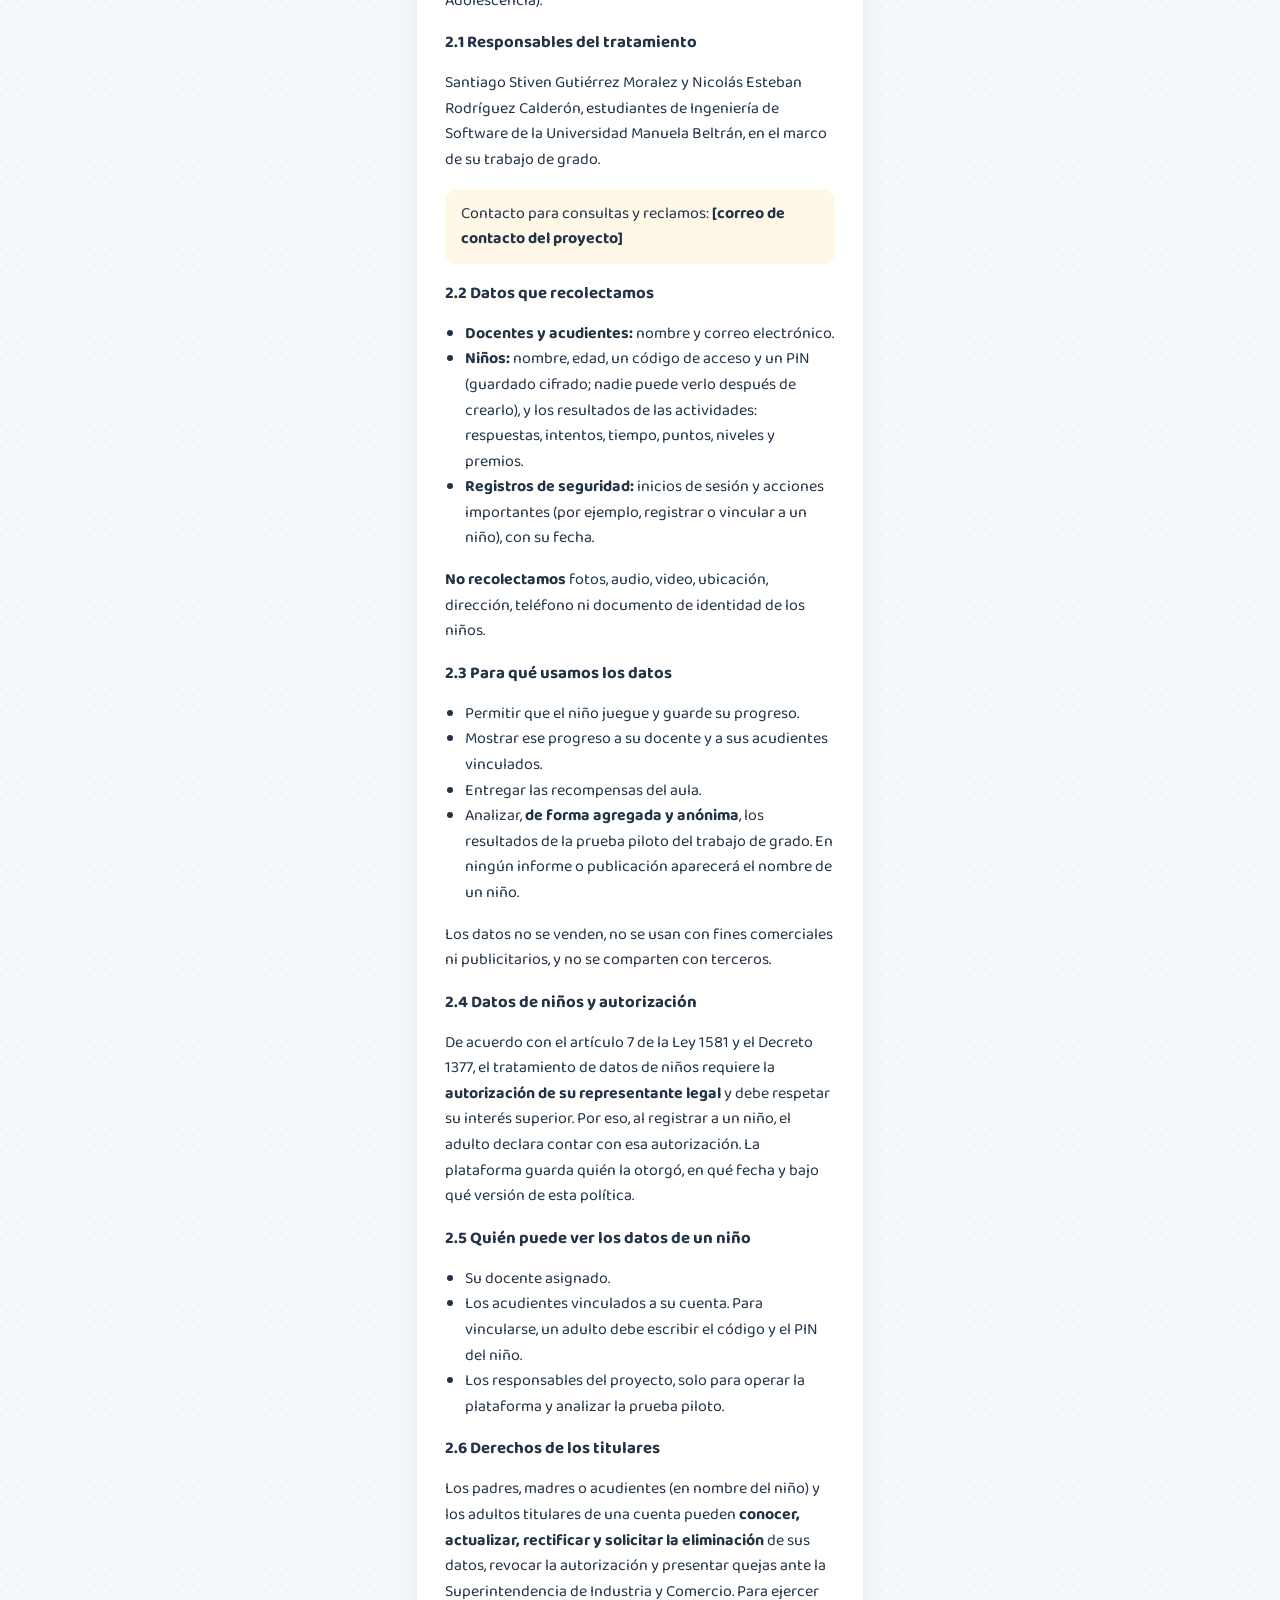
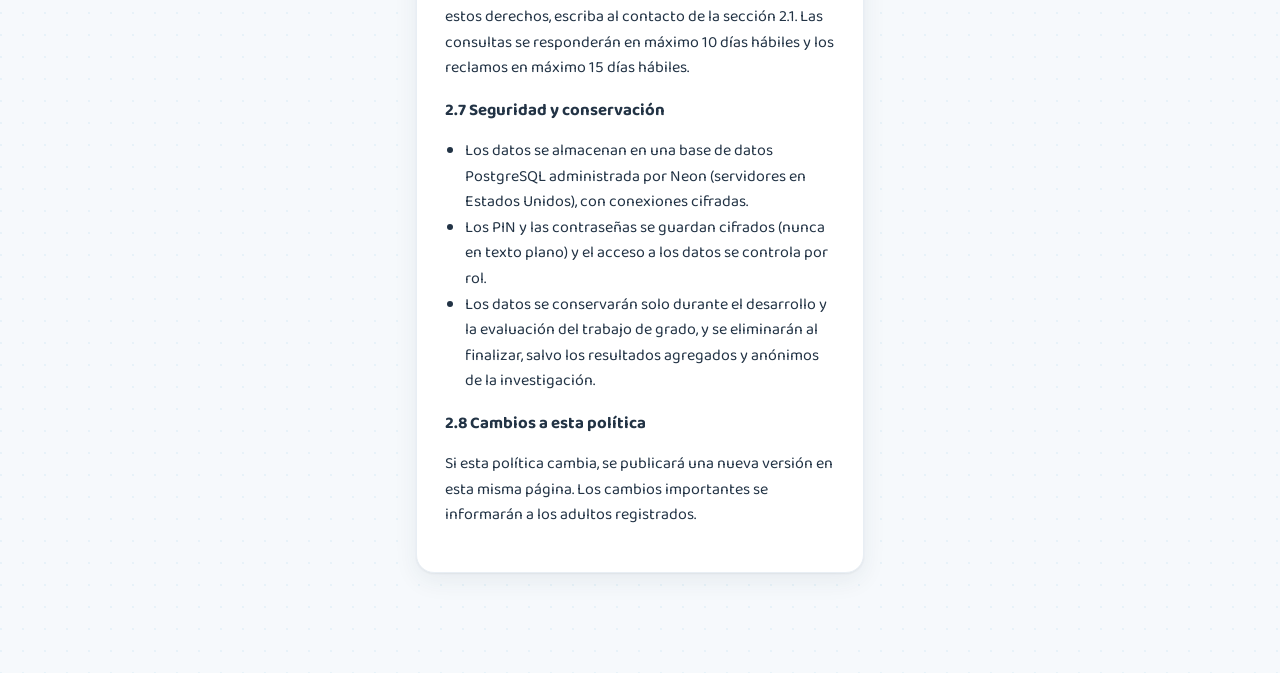
<file: frontend/terminos.html>
<!doctype html>
<html lang="es">
<head>
  <meta charset="UTF-8" />
  <script>try{document.documentElement.dataset.tema=localStorage.getItem("pik_tema")||"auto"}catch(e){document.documentElement.dataset.tema="auto"}</script>
  <meta name="viewport" content="width=device-width, initial-scale=1.0" />
  <title>Términos y privacidad</title>
  <link rel="preconnect" href="https://fonts.googleapis.com" />
  <link rel="preconnect" href="https://fonts.gstatic.com" crossorigin />
  <link rel="stylesheet" href="https://fonts.googleapis.com/css2?family=Baloo+2:wght@400;600;700;800&display=swap" />
  <link rel="stylesheet" href="css/style.css" />
  <style>
    .legal h2 { margin-top: 1.5rem; }
    .legal h3 { margin-top: 1.25rem; font-size: 1.05rem; }
    .legal p, .legal li { line-height: 1.6; }
    .legal ul { padding-left: 1.25rem; }
    .contacto { background: var(--calido); border-radius: 12px; padding: 0.75rem 1rem; }
  </style>
</head>
<body>
  <div class="topbar">
    <div class="topbar-actions">
      <button type="button" class="btn-volver" data-volver="" data-i18n="nav.back">Volver</button>
    </div>
    <div class="topbar-actions">
      <button type="button" data-lang-toggle>EN</button>
    </div>
  </div>

  <main>
    <div class="card legal">
      <p class="hint" data-i18n="terms.spanish_only"></p>
      <h1>Términos de uso y Política de tratamiento de datos</h1>
      <p class="hint">Versión 1.1 · Vigente desde el 19 de octubre de 2026</p>

      <p>
        Esta plataforma es un <strong>prototipo académico</strong> desarrollado como trabajo de grado
        del programa de Ingeniería de Software de la Universidad Manuela Beltrán (Bogotá, Colombia).
        Su propósito es apoyar el aprendizaje del inglés en niños de 6 a 8 años mediante actividades
        interactivas y un sistema de recompensas. Al crear una cuenta de adulto, usted acepta estos
        términos y la política de datos descrita abajo.
      </p>

      <h2>1. Términos de uso</h2>

      <h3>1.1 Quién puede usar la plataforma</h3>
      <ul>
        <li>Las cuentas de <strong>docentes y padres, madres o acudientes</strong> solo pueden crearlas personas mayores de edad.</li>
        <li>Los <strong>niños no pueden crear su propia cuenta</strong>. Solo un padre, madre, acudiente o docente puede registrarlos, y debe contar con la autorización de la familia.</li>
        <li>El adulto que registra a un niño es responsable de guardar su código y su PIN y de acompañar su uso de la plataforma.</li>
      </ul>

      <h3>1.2 Uso adecuado</h3>
      <ul>
        <li>Usar la plataforma solo con fines educativos.</li>
        <li>No compartir el código y el PIN de un niño con personas ajenas a su familia o a su docente.</li>
        <li>No intentar acceder a cuentas de otras personas ni alterar el funcionamiento del sistema.</li>
        <li>Los comentarios de los docentes deben ser respetuosos y referirse al proceso de aprendizaje.</li>
      </ul>

      <h3>1.3 Recompensas físicas</h3>
      <p>
        Los premios físicos se entregan a través de un dispensador instalado en el aula, cuando existe.
        Los premios son de carácter simbólico y motivacional, no tienen valor comercial y su
        disponibilidad depende de la institución educativa.
      </p>

      <h3>1.4 Naturaleza del servicio</h3>
      <p>
        Al ser un prototipo académico, la plataforma se ofrece "tal como está", sin costo y sin
        garantía de disponibilidad permanente. Podrá modificarse o dejar de funcionar al terminar el
        proyecto. En ese caso, los datos se eliminarán según la sección 2.7.
      </p>

      <h2>2. Política de tratamiento de datos personales</h2>
      <p>
        Esta política se rige por la <strong>Ley 1581 de 2012</strong>, el <strong>Decreto 1377 de 2013</strong>
        y la <strong>Ley 1098 de 2006</strong> (Código de Infancia y Adolescencia).
      </p>

      <h3>2.1 Responsables del tratamiento</h3>
      <p>
        Santiago Stiven Gutiérrez Moralez y Nicolás Esteban Rodríguez Calderón, estudiantes de
        Ingeniería de Software de la Universidad Manuela Beltrán, en el marco de su trabajo de grado.
      </p>
      <p class="contacto">Contacto para consultas y reclamos: <strong>[correo de contacto del proyecto]</strong></p>

      <h3>2.2 Datos que recolectamos</h3>
      <ul>
        <li><strong>Docentes y acudientes:</strong> nombre y correo electrónico.</li>
        <li><strong>Niños:</strong> nombre, edad, un código de acceso y un PIN (guardado cifrado; nadie puede verlo después de crearlo), y los resultados de las actividades: respuestas, intentos, tiempo, puntos, niveles y premios.</li>
        <li><strong>Registros de seguridad:</strong> inicios de sesión y acciones importantes (por ejemplo, registrar o vincular a un niño), con su fecha.</li>
      </ul>
      <p>
        <strong>No recolectamos</strong> fotos, audio, video, ubicación, dirección, teléfono ni
        documento de identidad de los niños.
      </p>

      <h3>2.3 Para qué usamos los datos</h3>
      <ul>
        <li>Permitir que el niño juegue y guarde su progreso.</li>
        <li>Mostrar ese progreso a su docente y a sus acudientes vinculados.</li>
        <li>Entregar las recompensas del aula.</li>
        <li>Analizar, <strong>de forma agregada y anónima</strong>, los resultados de la prueba piloto del trabajo de grado. En ningún informe o publicación aparecerá el nombre de un niño.</li>
      </ul>
      <p>Los datos no se venden, no se usan con fines comerciales ni publicitarios, y no se comparten con terceros.</p>

      <h3>2.4 Datos de niños y autorización</h3>
      <p>
        De acuerdo con el artículo 7 de la Ley 1581 y el Decreto 1377, el tratamiento de datos de niños
        requiere la <strong>autorización de su representante legal</strong> y debe respetar su interés
        superior. Por eso, al registrar a un niño, el adulto declara contar con esa autorización. La
        plataforma guarda quién la otorgó, en qué fecha y bajo qué versión de esta política.
      </p>

      <h3>2.5 Quién puede ver los datos de un niño</h3>
      <ul>
        <li>Su docente asignado.</li>
        <li>Los acudientes vinculados a su cuenta. Para vincularse, un adulto debe escribir el código y el PIN del niño.</li>
        <li>Los responsables del proyecto, solo para operar la plataforma y analizar la prueba piloto.</li>
      </ul>

      <h3>2.6 Derechos de los titulares</h3>
      <p>
        Los padres, madres o acudientes (en nombre del niño) y los adultos titulares de una cuenta pueden
        <strong>conocer, actualizar, rectificar y solicitar la eliminación</strong> de sus datos, revocar
        la autorización y presentar quejas ante la Superintendencia de Industria y Comercio. Para
        ejercer estos derechos, escriba al contacto de la sección 2.1. Las consultas se responderán en
        máximo 10 días hábiles y los reclamos en máximo 15 días hábiles.
      </p>

      <h3>2.7 Seguridad y conservación</h3>
      <ul>
        <li>Los datos se almacenan en una base de datos PostgreSQL administrada por Neon (servidores en Estados Unidos), con conexiones cifradas.</li>
        <li>Los PIN y las contraseñas se guardan cifrados (nunca en texto plano) y el acceso a los datos se controla por rol.</li>
        <li>Los datos se conservarán solo durante el desarrollo y la evaluación del trabajo de grado, y se eliminarán al finalizar, salvo los resultados agregados y anónimos de la investigación.</li>
      </ul>

      <h3>2.8 Cambios a esta política</h3>
      <p>
        Si esta política cambia, se publicará una nueva versión en esta misma página. Los cambios
        importantes se informarán a los adultos registrados.
      </p>
    </div>
  </main>

  <script type="module">
    import "./js/nav.js";
    import { inicializarLangToggle } from "./js/i18n.js";
    inicializarLangToggle();
  </script>
</body>
</html>
</file>
<file: frontend/css/style.css>
/* ============================================================
   Temas: todos los colores salen de estas variables. El tema se elige con
   el botón 🎨 (js/tema.js) y se guarda en <html data-tema="...">.
   ============================================================ */
:root {
  color-scheme: light;
  --azul-cielo: #3aa9d6;
  --amarillo-sol: #ffc93c;
  --coral: #ff6f59;
  --verde-hoja: #4fb477;
  --morado: #8a6fd1;
  --tinta: #223345;
  --fondo: #f6f9fc;
  --fondo-punto: rgba(58, 169, 214, 0.08);
  --superficie: #ffffff;
  --superficie-2: #eef4fa;
  --superficie-input: #fbfdff;
  --borde: #e8eef4;
  --borde-fuerte: #d9e2ec;
  --texto-suave: #6b7c8f;
  --enlace: #1f7fa8;
  --topbar-1: #3aa9d6;
  --topbar-2: #4fbfe6;
  --sombra: rgba(34, 51, 69, 0.08);
  --sombra-card: 0 1px 2px rgba(34, 51, 69, 0.06), 0 8px 24px rgba(34, 51, 69, 0.07);
  --sombra-secundario: #d6e2ee;
  --overlay: rgba(34, 51, 69, 0.5);
  --calido: #fff7e8;
  --exito-suave: #eafff2;
  --exito-chip: #d7f5e2;
  --exito-texto: #1c6b3f;
  --alerta-suave: #fff0ee;
  --alerta-chip: #ffe1de;
  --alerta-texto: #b23223;
  --pendiente-chip: #ffe6b8;
  --pendiente-texto: #8a5a00;
  --morado-suave: #f7f5ff;
  --rol-nino: #eafff2;
  --rol-docente: #e8f4fd;
  --rol-padre: #f2edfd;
  --radio: 18px;
}

/* Oscuro (y "Automático" cuando el sistema está en modo oscuro) */
:root[data-tema="oscuro"] {
  color-scheme: dark;
  --azul-cielo: #4cb8e4;
  --tinta: #e6edf3;
  --fondo: #0f1720;
  --fondo-punto: rgba(76, 184, 228, 0.07);
  --superficie: #18222d;
  --superficie-2: #22303d;
  --superficie-input: #121b24;
  --borde: #2a3947;
  --borde-fuerte: #3a4b5c;
  --texto-suave: #9fb0c0;
  --enlace: #7fcff0;
  --topbar-1: #1b4f6b;
  --topbar-2: #236688;
  --sombra: rgba(0, 0, 0, 0.35);
  --sombra-card: 0 1px 2px rgba(0, 0, 0, 0.3), 0 8px 24px rgba(0, 0, 0, 0.3);
  --sombra-secundario: #0c131a;
  --overlay: rgba(0, 0, 0, 0.6);
  --calido: #2b2618;
  --exito-suave: #15291f;
  --exito-chip: #1d3b2b;
  --exito-texto: #8fe0b0;
  --alerta-suave: #331b18;
  --alerta-chip: #45211d;
  --alerta-texto: #ff9d8f;
  --pendiente-chip: #3d3014;
  --pendiente-texto: #ffd27a;
  --morado-suave: #221d33;
  --rol-nino: #15291f;
  --rol-docente: #142635;
  --rol-padre: #221d33;
}

@media (prefers-color-scheme: dark) {
  :root[data-tema="auto"] {
    color-scheme: dark;
    --azul-cielo: #4cb8e4;
    --tinta: #e6edf3;
    --fondo: #0f1720;
    --fondo-punto: rgba(76, 184, 228, 0.07);
    --superficie: #18222d;
    --superficie-2: #22303d;
    --superficie-input: #121b24;
    --borde: #2a3947;
    --borde-fuerte: #3a4b5c;
    --texto-suave: #9fb0c0;
    --enlace: #7fcff0;
    --topbar-1: #1b4f6b;
    --topbar-2: #236688;
    --sombra: rgba(0, 0, 0, 0.35);
    --sombra-card: 0 1px 2px rgba(0, 0, 0, 0.3), 0 8px 24px rgba(0, 0, 0, 0.3);
    --sombra-secundario: #0c131a;
    --overlay: rgba(0, 0, 0, 0.6);
    --calido: #2b2618;
    --exito-suave: #15291f;
    --exito-chip: #1d3b2b;
    --exito-texto: #8fe0b0;
    --alerta-suave: #331b18;
    --alerta-chip: #45211d;
    --alerta-texto: #ff9d8f;
    --pendiente-chip: #3d3014;
    --pendiente-texto: #ffd27a;
    --morado-suave: #221d33;
    --rol-nino: #15291f;
    --rol-docente: #142635;
    --rol-padre: #221d33;
  }
}

/* Noche morada: oscuro con acentos morados */
:root[data-tema="morado"] {
  color-scheme: dark;
  --azul-cielo: #a88bff;
  --coral: #ff7aa8;
  --morado: #c3a6ff;
  --tinta: #efe9ff;
  --fondo: #130d22;
  --fondo-punto: rgba(168, 139, 255, 0.08);
  --superficie: #1f1733;
  --superficie-2: #2b2147;
  --superficie-input: #180f2a;
  --borde: #372b5a;
  --borde-fuerte: #4a3b75;
  --texto-suave: #b3a6d6;
  --enlace: #cbb7ff;
  --topbar-1: #4b2d9a;
  --topbar-2: #7a4fd6;
  --sombra: rgba(0, 0, 0, 0.4);
  --sombra-card: 0 1px 2px rgba(0, 0, 0, 0.35), 0 8px 24px rgba(20, 0, 50, 0.45);
  --sombra-secundario: #0d0818;
  --overlay: rgba(10, 4, 24, 0.7);
  --calido: #2d2340;
  --exito-suave: #16282a;
  --exito-chip: #1d3a33;
  --exito-texto: #8fe0b0;
  --alerta-suave: #34182a;
  --alerta-chip: #4a1f35;
  --alerta-texto: #ff9dc0;
  --pendiente-chip: #3d2f18;
  --pendiente-texto: #ffd27a;
  --morado-suave: #2b2147;
  --rol-nino: #1c2a35;
  --rol-docente: #221c42;
  --rol-padre: #2e1c45;
}

/* Rosa dulce: claro en tonos pastel */
:root[data-tema="dulce"] {
  color-scheme: light;
  --azul-cielo: #ff78b0;
  --coral: #ff6f91;
  --morado: #b27bd9;
  --tinta: #4a2338;
  --fondo: #fff5f9;
  --fondo-punto: rgba(255, 120, 176, 0.1);
  --superficie: #ffffff;
  --superficie-2: #ffe8f1;
  --superficie-input: #fffafc;
  --borde: #fbdce9;
  --borde-fuerte: #f5c3d8;
  --texto-suave: #8f6379;
  --enlace: #c2407a;
  --topbar-1: #d63f82;
  --topbar-2: #ee5fa0;
  --sombra: rgba(120, 30, 70, 0.08);
  --sombra-card: 0 1px 2px rgba(120, 30, 70, 0.06), 0 8px 24px rgba(120, 30, 70, 0.08);
  --sombra-secundario: #f7cfe0;
  --calido: #fff1e6;
  --morado-suave: #fbf0ff;
  --rol-nino: #eafff2;
  --rol-docente: #fff0f6;
  --rol-padre: #f7ecff;
}

* {
  box-sizing: border-box;
}

body {
  margin: 0;
  font-family: "Baloo 2", "Trebuchet MS", sans-serif;
  background:
    radial-gradient(circle at 1px 1px, var(--fondo-punto) 1px, transparent 0) 0 0 / 22px 22px,
    var(--fondo);
  color: var(--tinta);
  min-height: 100vh;
  line-height: 1.45;
  -webkit-tap-highlight-color: transparent;
}

h1, h2, h3 {
  line-height: 1.2;
}

/* ---------- Barra superior ---------- */
.topbar {
  position: sticky;
  top: 0;
  z-index: 40;
  display: flex;
  align-items: center;
  justify-content: space-between;
  gap: 0.75rem;
  background: linear-gradient(135deg, var(--topbar-1), var(--topbar-2));
  color: white;
  padding: 0.75rem max(1.25rem, env(safe-area-inset-right)) 0.75rem max(1.25rem, env(safe-area-inset-left));
  box-shadow: 0 2px 12px rgba(34, 51, 69, 0.15);
}

.topbar h1 {
  margin: 0;
  font-size: 1.3rem;
  min-width: 0;
  overflow: hidden;
  text-overflow: ellipsis;
  white-space: nowrap;
}

.topbar-actions {
  display: flex;
  gap: 0.5rem;
  align-items: center;
  flex-shrink: 0;
}

.topbar-actions button {
  width: auto;
  margin-top: 0;
  min-height: 40px;
  padding: 0.4rem 1rem;
  font-size: 0.9rem;
  background: rgba(255, 255, 255, 0.22);
  border: 1px solid rgba(255, 255, 255, 0.35);
  border-radius: 999px;
  box-shadow: none;
}

.topbar-actions button:hover {
  background: rgba(255, 255, 255, 0.32);
}

.btn-volver::before {
  content: "←";
  margin-right: 0.4rem;
  font-weight: 800;
}

header {
  background: var(--azul-cielo);
  color: white;
  padding: 1.5rem 1rem;
  text-align: center;
}

header h1 {
  margin: 0;
  font-size: 1.6rem;
}

main {
  max-width: 480px;
  margin: 2rem auto;
  padding: 0 1rem 3rem;
}

main.wide {
  max-width: 960px;
}

.card {
  background: var(--superficie);
  border-radius: var(--radio);
  padding: 1.75rem;
  border: 1px solid var(--borde);
  box-shadow: var(--sombra-card);
  margin-bottom: 1.25rem;
}

.card > h2:first-child,
.card > h3:first-child {
  margin-top: 0;
}

details > summary {
  cursor: pointer;
  font-weight: 700;
  color: var(--azul-cielo);
  padding: 0.5rem 0;
  list-style-position: inside;
}

label {
  display: block;
  margin: 0.75rem 0 0.25rem;
  font-weight: 600;
}

input,
select,
textarea {
  width: 100%;
  min-height: 48px;
  padding: 0.65rem 0.9rem;
  border: 2px solid var(--borde-fuerte);
  border-radius: 12px;
  /* 16px como mínimo: evita que iOS haga zoom al tocar el campo */
  font-size: 1rem;
  font-family: inherit;
  background: var(--superficie-input);
  color: var(--tinta);
  transition: border-color 0.15s, box-shadow 0.15s;
}

input:focus,
select:focus,
textarea:focus {
  outline: none;
  border-color: var(--azul-cielo);
  box-shadow: 0 0 0 4px rgba(255, 201, 60, 0.45);
}

button {
  margin-top: 1.25rem;
  width: 100%;
  min-height: 48px;
  padding: 0.75rem;
  border: none;
  border-radius: 14px;
  background: var(--coral);
  color: white;
  font-family: inherit;
  font-size: 1.05rem;
  font-weight: 700;
  cursor: pointer;
  /* Botón "de juguete": sombra inferior que se hunde al presionarlo */
  box-shadow: 0 4px 0 rgba(0, 0, 0, 0.15);
  transition: transform 0.08s, box-shadow 0.08s, filter 0.15s;
}

button:hover {
  filter: brightness(1.06);
}

button:active:not(:disabled) {
  transform: translateY(3px);
  box-shadow: 0 1px 0 rgba(0, 0, 0, 0.15);
}

button:focus-visible,
a:focus-visible {
  outline: 3px solid var(--amarillo-sol);
  outline-offset: 2px;
}

button.secundario {
  background: var(--superficie-2);
  color: var(--tinta);
  box-shadow: 0 4px 0 var(--sombra-secundario);
}

button:disabled {
  opacity: 0.6;
  cursor: not-allowed;
}

a {
  color: var(--enlace);
}

.error-msg {
  color: var(--coral);
  min-height: 1.2em;
  margin-top: 0.5rem;
  font-weight: 600;
}

.hint {
  font-size: 0.85rem;
  color: var(--texto-suave);
}

/* ---------- Selección de rol (index.html) ---------- */
.role-grid {
  display: grid;
  grid-template-columns: repeat(auto-fit, minmax(140px, 1fr));
  gap: 1rem;
}

.role-card {
  background: var(--superficie);
  color: var(--tinta);
  border: 2px solid var(--borde);
  border-radius: var(--radio);
  padding: 1.5rem 1rem;
  text-align: center;
  box-shadow: 0 6px 0 var(--sombra);
  cursor: pointer;
  margin-top: 0;
  font-size: 1.1rem;
  font-weight: 700;
  transition: transform 0.15s, box-shadow 0.15s;
}

.role-card:hover {
  transform: translateY(-3px);
  box-shadow: 0 9px 0 var(--sombra);
}

.role-card .emoji {
  font-size: 3rem;
  display: block;
  margin-bottom: 0.5rem;
}

.role-card.nino {
  background: linear-gradient(160deg, var(--rol-nino), var(--superficie));
}

.role-card.docente {
  background: linear-gradient(160deg, var(--rol-docente), var(--superficie));
}

.role-card.padre {
  background: linear-gradient(160deg, var(--rol-padre), var(--superficie));
}

/* ---------- PIN pad infantil ---------- */
.pin-dots {
  display: flex;
  justify-content: center;
  gap: 0.75rem;
  margin: 1rem 0;
}

.pin-dots span {
  width: 18px;
  height: 18px;
  border-radius: 50%;
  background: var(--borde-fuerte);
  display: inline-block;
  transition: background 0.15s;
}

.pin-dots span.llena {
  background: var(--coral);
}

.pin-pad {
  display: grid;
  grid-template-columns: repeat(3, 1fr);
  gap: 0.6rem;
}

.pin-pad button {
  margin-top: 0;
  font-size: 1.4rem;
  padding: 1rem 0;
  background: var(--azul-cielo);
}

.pin-pad button.borrar {
  background: var(--superficie-2);
  color: var(--tinta);
  font-size: 1rem;
}

/* ---------- Barra de progreso ---------- */
.progress-bar {
  height: 12px;
  border-radius: 999px;
  background: var(--superficie-2);
  overflow: hidden;
  margin: 0.4rem 0;
}

.progress-bar-fill {
  height: 100%;
  background: var(--verde-hoja);
  border-radius: 999px;
  transition: width 0.4s ease;
}

/* ---------- Estadísticas / dashboard ---------- */
.stat-row {
  display: grid;
  grid-template-columns: repeat(auto-fit, minmax(90px, 1fr));
  gap: 0.75rem;
  margin: 1rem 0;
}

.stat-tile {
  background: var(--superficie);
  border: 1px solid var(--borde);
  border-radius: 14px;
  padding: 0.9rem 0.5rem;
  text-align: center;
  box-shadow: 0 4px 0 var(--sombra);
}

.stat-tile .valor {
  font-size: 1.4rem;
  font-weight: 800;
  display: block;
}

.stat-tile .etiqueta {
  font-size: 0.75rem;
  color: var(--texto-suave);
}

.stat-tile.azul { border-top: 4px solid var(--azul-cielo); }
.stat-tile.amarillo { border-top: 4px solid var(--amarillo-sol); }
.stat-tile.naranja { border-top: 4px solid var(--coral); }
.stat-tile.morado { border-top: 4px solid var(--morado); }
.stat-tile.verde { border-top: 4px solid var(--verde-hoja); }

/* ---------- Mundos / actividades (dashboard infantil) ---------- */
.world-grid {
  display: grid;
  grid-template-columns: repeat(auto-fit, minmax(150px, 1fr));
  gap: 1rem;
}

.world-card {
  background: var(--superficie);
  border: 2px solid var(--borde);
  border-radius: var(--radio);
  padding: 1.2rem 1rem;
  text-align: center;
  box-shadow: 0 6px 0 var(--sombra);
  transition: transform 0.15s;
}

.world-card:not(.bloqueado):hover {
  transform: translateY(-3px);
}

.world-card .emoji {
  font-size: 2.6rem;
}

.world-card.bloqueado {
  filter: grayscale(1);
  opacity: 0.7;
}

/* En un mundo bloqueado, el botón indica cuántos puntos se necesitan para abrirlo */
.world-card.bloqueado button {
  background: var(--superficie-2);
  color: var(--texto-suave);
  box-shadow: none;
  font-size: 0.9rem;
  opacity: 1;
}

/* ---------- Actividad / quiz ---------- */
.quiz-imagen {
  font-size: 5rem;
  text-align: center;
  margin: 1rem 0;
}

.quiz-foto {
  display: block;
  max-width: 100%;
  max-height: 240px;
  margin: 0.5rem auto 1rem;
  border-radius: 16px;
  object-fit: contain;
}

.quiz-opciones {
  display: grid;
  grid-template-columns: 1fr 1fr;
  gap: 0.75rem;
}

.quiz-opciones button {
  margin-top: 0;
  background: var(--superficie);
  color: var(--tinta);
  border: 3px solid var(--borde);
  padding: 1.1rem 0.5rem;
  font-size: 1.2rem;
  box-shadow: 0 4px 0 var(--borde);
}

.quiz-opciones button.correcta {
  background: var(--verde-hoja);
  color: white;
  border-color: var(--verde-hoja);
}

.quiz-opciones button.incorrecta {
  background: var(--coral);
  color: white;
  border-color: var(--coral);
  animation: shake 0.4s;
}

@keyframes shake {
  25% { transform: translateX(-6px); }
  75% { transform: translateX(6px); }
}

/* ---------- Modal de feedback (RF08) ---------- */
.overlay {
  position: fixed;
  inset: 0;
  background: var(--overlay);
  display: flex;
  align-items: center;
  justify-content: center;
  z-index: 50;
}

.overlay[hidden] {
  display: none;
}

.feedback-modal {
  background: var(--superficie);
  border-radius: var(--radio);
  padding: 2rem;
  text-align: center;
  max-width: 320px;
  transform: rotate(-1deg);
  box-shadow: 0 10px 0 var(--sombra);
}

.feedback-modal.correcto {
  background: var(--exito-suave);
}

.feedback-modal.incorrecto {
  background: var(--alerta-suave);
}

.feedback-modal .emoji-grande {
  font-size: 3.5rem;
}

.confeti {
  position: fixed;
  inset: 0;
  pointer-events: none;
  overflow: hidden;
  z-index: 49;
}

.confeti span {
  position: absolute;
  top: -10px;
  font-size: 1.4rem;
  animation: caer linear forwards;
}

@keyframes caer {
  to {
    transform: translateY(105vh) rotate(360deg);
  }
}

/* ---------- Recompensas ---------- */
.reward-list {
  list-style: none;
  padding: 0;
  margin: 0;
}

.reward-item {
  display: flex;
  align-items: center;
  gap: 0.75rem;
  background: var(--calido);
  border-radius: 12px;
  padding: 0.75rem 1rem;
  margin-bottom: 0.6rem;
}

.reward-item .emoji {
  font-size: 1.8rem;
}

.pill {
  display: inline-block;
  white-space: nowrap;
  padding: 0.2rem 0.7rem;
  border-radius: 999px;
  font-size: 0.75rem;
  font-weight: 700;
  margin-left: auto;
}

.pill.pendiente {
  background: var(--pendiente-chip);
  color: var(--pendiente-texto);
}

.pill.entregada {
  background: var(--exito-chip);
  color: var(--exito-texto);
}

.pill.alerta {
  background: var(--alerta-chip);
  color: var(--alerta-texto);
}

/* ---------- Listas (docentes / padres) ---------- */
#lista-estudiantes {
  list-style: none;
  padding: 0;
}

.student-row {
  display: flex;
  align-items: center;
  gap: 0.75rem;
  background: var(--superficie-2);
  border-radius: 12px;
  padding: 0.75rem 1rem;
  margin-bottom: 0.6rem;
  flex-wrap: wrap;
}

.student-row .emoji {
  font-size: 1.8rem;
}

.student-row .info {
  flex: 1;
  min-width: 140px;
}

.student-row .acciones {
  display: flex;
  gap: 0.4rem;
}

.student-row .acciones button {
  margin-top: 0;
  width: auto;
  padding: 0.4rem 0.7rem;
  font-size: 0.8rem;
}

.child-banner {
  background: linear-gradient(135deg, var(--verde-hoja), #7fd9a4);
  color: white;
  border-radius: var(--radio);
  padding: 1.25rem;
  margin-bottom: 1rem;
}

.feedback-item {
  border-left: 4px solid var(--morado);
  padding: 0.5rem 0.9rem;
  margin-bottom: 0.6rem;
  background: var(--morado-suave);
  border-radius: 0 10px 10px 0;
}

.codigo-grande {
  font-size: 2rem;
  font-weight: 800;
  letter-spacing: 0.3rem;
  text-align: center;
  padding: 1rem;
  background: var(--calido);
  border-radius: 12px;
  margin: 1rem 0;
}

/* ---------- Utilidades ---------- */
.centrado {
  text-align: center;
}

.oculto {
  display: none !important;
}

@media (max-width: 480px) {
  main {
    margin: 1rem auto;
  }

  .topbar {
    padding-top: 0.6rem;
    padding-bottom: 0.6rem;
  }

  .topbar h1 {
    font-size: 1.05rem;
  }

  .topbar-actions button {
    padding: 0.35rem 0.8rem;
    font-size: 0.85rem;
  }

  .card {
    padding: 1.25rem;
  }

  .quiz-imagen {
    font-size: 4rem;
  }

  /* Mapa del niño: dos mundos por fila */
  .world-grid {
    grid-template-columns: repeat(2, 1fr);
    gap: 0.75rem;
  }

  .world-card {
    padding: 0.9rem 0.6rem;
  }

  .world-card button {
    font-size: 0.95rem;
  }

  /* Pantalla inicial: tarjetas de rol en lista, con el emoji a la izquierda */
  .role-grid {
    grid-template-columns: 1fr;
    gap: 0.75rem;
  }

  .role-card {
    display: flex;
    align-items: center;
    gap: 1rem;
    padding: 1rem 1.25rem;
    text-align: left;
  }

  .role-card .emoji {
    font-size: 2.4rem;
    margin-bottom: 0;
  }
}

@media (prefers-reduced-motion: reduce) {
  *,
  *::before,
  *::after {
    animation-duration: 0.01ms !important;
    transition-duration: 0.01ms !important;
  }
}

/* Feedback breve por pregunta (la celebración grande es al terminar la sesión) */
.acierto {
  margin-top: 1rem;
  font-size: 1.4rem;
  font-weight: 700;
  color: var(--verde-hoja);
  animation: aparecer-acierto 0.25s ease-out;
}

@keyframes aparecer-acierto {
  from { transform: scale(0.8); opacity: 0; }
  to { transform: scale(1); opacity: 1; }
}

/* Casillas de aceptación (términos / autorización de datos) */
label.casilla {
  display: flex;
  gap: 0.6rem;
  align-items: flex-start;
  font-weight: normal;
  font-size: 0.9rem;
  margin: 1rem 0;
  cursor: pointer;
}

label.casilla input[type="checkbox"] {
  width: auto;
  margin: 0.2rem 0 0;
  flex-shrink: 0;
}

/* ---------- Selector de tema (js/tema.js) ---------- */
/* El menú se ancla al grupo de botones (borde derecho de la barra), no al botón 🎨,
   para que en el celular no se salga de la pantalla. */
.topbar-actions:last-child {
  position: relative;
}

.topbar-actions .btn-tema {
  min-width: 40px;
  padding: 0.4rem 0.6rem;
  font-size: 1.05rem;
}

.menu-tema {
  position: absolute;
  top: calc(100% + 0.5rem);
  right: 0;
  z-index: 60;
  width: min(220px, calc(100vw - 2rem));
  padding: 0.5rem;
  background: var(--superficie);
  color: var(--tinta);
  border: 1px solid var(--borde);
  border-radius: 14px;
  box-shadow: var(--sombra-card);
}

.menu-tema[hidden] {
  display: none;
}

.menu-tema-titulo {
  margin: 0.25rem 0.5rem 0.5rem;
  font-size: 0.8rem;
  font-weight: 700;
  color: var(--texto-suave);
}

.topbar-actions .menu-tema button {
  display: flex;
  align-items: center;
  gap: 0.6rem;
  width: 100%;
  min-height: 42px;
  margin: 0;
  padding: 0.45rem 0.6rem;
  background: transparent;
  color: var(--tinta);
  border: none;
  border-radius: 10px;
  font-size: 0.95rem;
  font-weight: 600;
  text-align: left;
  box-shadow: none;
}

.topbar-actions .menu-tema button:hover {
  background: var(--superficie-2);
}

.topbar-actions .menu-tema button[aria-checked="true"] {
  background: var(--superficie-2);
  outline: 2px solid var(--azul-cielo);
}

.menu-tema .muestra {
  width: 20px;
  height: 20px;
  border-radius: 50%;
  border: 1px solid var(--borde-fuerte);
  flex-shrink: 0;
}

/* ---------- Código vs PIN: dos identidades visuales distintas ----------
   Código (🪪, azul): se escribe, letras y números.
   PIN (🔒, naranja): secreto, solo números. */
:root {
  --codigo-fondo: #e8f4fd;
  --codigo-borde: #3aa9d6;
  --codigo-texto: #1a6f96;
  --pin-fondo: #fff1e8;
  --pin-borde: #ff8a4c;
  --pin-texto: #b24a14;
}

:root[data-tema="oscuro"],
:root[data-tema="morado"] {
  --codigo-fondo: #13303f;
  --codigo-borde: #4cb8e4;
  --codigo-texto: #8fd6f5;
  --pin-fondo: #3a2418;
  --pin-borde: #ff8a4c;
  --pin-texto: #ffb88f;
}

@media (prefers-color-scheme: dark) {
  :root[data-tema="auto"] {
    --codigo-fondo: #13303f;
    --codigo-borde: #4cb8e4;
    --codigo-texto: #8fd6f5;
    --pin-fondo: #3a2418;
    --pin-borde: #ff8a4c;
    --pin-texto: #ffb88f;
  }
}

.sr-only {
  position: absolute;
  width: 1px;
  height: 1px;
  overflow: hidden;
  clip: rect(0 0 0 0);
  white-space: nowrap;
}

input.campo-codigo {
  text-transform: uppercase;
  letter-spacing: 0.25em;
  text-align: center;
  font-size: 1.6rem;
  font-weight: 700;
  background: var(--codigo-fondo);
  border-color: var(--codigo-borde);
  color: var(--codigo-texto);
}

input.campo-codigo.pequeno {
  font-size: 1.2rem;
}

input.campo-codigo::placeholder {
  color: var(--codigo-texto);
  opacity: 0.35;
}

input.campo-pin {
  letter-spacing: 0.4em;
  text-align: center;
  font-size: 1.2rem;
  font-weight: 700;
  background: var(--pin-fondo);
  border-color: var(--pin-borde);
  color: var(--pin-texto);
}

input.campo-pin::placeholder {
  color: var(--pin-texto);
  opacity: 0.35;
}

/* Paso 2 del login: recordatorio del código elegido */
.chip-codigo {
  display: inline-flex;
  align-items: center;
  flex-wrap: wrap;
  justify-content: center;
  gap: 0.35rem;
  padding: 0.35rem 0.9rem;
  border-radius: 999px;
  background: var(--codigo-fondo);
  color: var(--codigo-texto);
  border: 2px solid var(--codigo-borde);
}

.chip-codigo strong {
  letter-spacing: 0.15em;
}

button.enlace {
  width: auto;
  min-height: 0;
  margin: 0 0 0 0.25rem;
  padding: 0.1rem 0.4rem;
  background: transparent;
  color: var(--enlace);
  box-shadow: none;
  font-size: 0.9rem;
  text-decoration: underline;
}

.titulo-pin {
  color: var(--pin-texto);
}

.pin-dots span.llena {
  background: var(--pin-borde);
}

.pin-pad button:not(.borrar) {
  background: var(--pin-borde);
}

/* Tarjeta "¡Registrado!": código y PIN lado a lado, cada uno con su color */
.credenciales {
  display: grid;
  grid-template-columns: repeat(auto-fit, minmax(150px, 1fr));
  gap: 0.75rem;
  margin: 1rem 0;
}

.credencial {
  display: flex;
  flex-direction: column;
  align-items: center;
  gap: 0.25rem;
  padding: 1rem 0.75rem;
  border-radius: 14px;
  border: 2px dashed;
}

.credencial strong {
  font-size: 1.9rem;
  font-weight: 800;
  letter-spacing: 0.2em;
}

.credencial-titulo {
  font-weight: 700;
}

.credencial-ayuda {
  font-size: 0.8rem;
  opacity: 0.85;
  text-align: center;
}

.credencial.codigo {
  background: var(--codigo-fondo);
  border-color: var(--codigo-borde);
  color: var(--codigo-texto);
}

.credencial.pin {
  background: var(--pin-fondo);
  border-color: var(--pin-borde);
  color: var(--pin-texto);
}

.pill.pill-codigo {
  background: var(--codigo-fondo);
  color: var(--codigo-texto);
  letter-spacing: 0.1em;
}

/* ======================================================================
   Camino de aprendizaje (panel del niño)
   ====================================================================== */
.hero-leccion {
  background: linear-gradient(160deg, var(--rol-nino), var(--superficie));
  border: 2px solid var(--verde-hoja);
}

.hero-emoji {
  display: block;
  font-size: 4rem;
  line-height: 1.1;
}

.hero-leccion #btn-empezar {
  font-size: 1.3rem;
  min-height: 56px;
  background: var(--verde-hoja);
}

.camino {
  display: flex;
  flex-direction: column;
  gap: 0.75rem;
}

.unidad {
  display: flex;
  align-items: center;
  flex-wrap: wrap;
  gap: 0.75rem;
  padding: 0.75rem 1rem;
  border-radius: 14px;
  background: var(--superficie-2);
}

.unidad.bloqueada {
  opacity: 0.6;
}

.unidad-emoji {
  font-size: 2rem;
}

.unidad-info {
  flex: 1;
  min-width: 140px;
  display: flex;
  flex-direction: column;
}

.burbujas {
  display: flex;
  gap: 0.4rem;
}

.burbuja {
  width: 44px;
  min-height: 44px;
  margin: 0;
  padding: 0;
  border-radius: 50%;
  font-size: 1.1rem;
  background: var(--superficie);
  color: var(--tinta);
  border: 2px solid var(--borde-fuerte);
  box-shadow: 0 3px 0 var(--sombra);
}

.burbuja.actual {
  background: var(--verde-hoja);
  color: white;
  border-color: var(--verde-hoja);
  animation: latido 1.6s ease-in-out infinite;
}

.burbuja.aprobada {
  border-color: var(--verde-hoja);
}

.burbuja:disabled {
  box-shadow: none;
}

@keyframes latido {
  0%, 100% { transform: scale(1); }
  50% { transform: scale(1.08); }
}

.lista-intentos {
  list-style: none;
  padding: 0;
  margin: 0;
}

.lista-intentos li {
  display: flex;
  align-items: center;
  gap: 0.6rem;
  padding: 0.5rem 0;
  border-bottom: 1px solid var(--borde);
}

.lista-intentos li:last-child {
  border-bottom: none;
}

.lista-intentos li .hint {
  margin-left: auto;
}

/* ======================================================================
   Lección (activity.html)
   ====================================================================== */
.leccion-cabecera {
  display: flex;
  align-items: center;
  gap: 0.75rem;
}

.leccion-cabecera .progress-bar {
  flex: 1;
}

.vidas {
  font-size: 1.3rem;
  white-space: nowrap;
}

.quiz-pregunta {
  font-size: 1.4rem;
}

.quiz-opciones.emoji button {
  font-size: 2.6rem;
  padding: 0.6rem;
}

.explicacion ul {
  text-align: left;
  padding-left: 1.2rem;
  line-height: 1.7;
}

.aviso-respuesta {
  position: sticky;
  bottom: 0;
  margin-top: 1rem;
  padding: 1rem 1.25rem;
  border-radius: var(--radio);
  font-size: 1.1rem;
  font-weight: 700;
  animation: aparecer-acierto 0.2s ease-out;
}

.aviso-respuesta p {
  margin: 0;
}

.aviso-respuesta.bien {
  background: var(--exito-suave);
  color: var(--exito-texto);
}

.aviso-respuesta.mal {
  background: var(--alerta-suave);
  color: var(--alerta-texto);
  border: 2px solid var(--coral);
}

.feedback-modal #btn-secundario {
  margin-top: 0.75rem;
}

/* ======================================================================
   Pestañas "Registrar niño / Ingresar niño con código"
   ====================================================================== */
.pestanas {
  display: grid;
  grid-template-columns: 1fr 1fr;
  gap: 0.5rem;
  margin-bottom: 1rem;
}

.pestanas button {
  margin: 0;
  background: var(--superficie-2);
  color: var(--tinta);
  box-shadow: 0 4px 0 var(--sombra-secundario);
  font-size: 0.95rem;
}

.pestanas button[aria-selected="true"] {
  background: var(--azul-cielo);
  color: white;
  box-shadow: 0 4px 0 rgba(0, 0, 0, 0.18);
}

/* ======================================================================
   Panel del docente: los recuadros son botones de vista
   ====================================================================== */
.botones-vista .stat-tile {
  margin: 0;
  width: auto;
  color: var(--tinta);
  font-weight: 400;
  cursor: pointer;
}

.botones-vista .stat-tile[aria-selected="true"] {
  outline: 3px solid var(--azul-cielo);
  outline-offset: 2px;
  background: var(--superficie-2);
}

.lista-estudiantes {
  list-style: none;
  padding: 0;
  margin: 0;
}

.student-row .detalle {
  flex-basis: 100%;
}

.motivos {
  margin: 0.4rem 0 0;
  padding-left: 0;
  list-style: none;
  font-size: 0.9rem;
  color: var(--alerta-texto);
}

.detalle-grid {
  display: grid;
  grid-template-columns: repeat(auto-fit, minmax(240px, 1fr));
  gap: 1rem;
  margin-top: 0.5rem;
  padding: 1rem;
  border-radius: 12px;
  background: var(--superficie);
}

.detalle-grid h3 {
  margin: 0 0 0.5rem;
  font-size: 1rem;
}

.temas,
.errores {
  list-style: none;
  padding: 0;
  margin: 0;
}

.temas li {
  display: flex;
  justify-content: space-between;
  gap: 0.5rem;
  padding: 0.35rem 0.6rem;
  margin-bottom: 0.3rem;
  border-radius: 8px;
  background: var(--superficie-2);
}

.temas li.mal {
  background: var(--alerta-chip);
  color: var(--alerta-texto);
}

.temas li.bien {
  background: var(--exito-chip);
  color: var(--exito-texto);
}

.errores li {
  padding: 0.35rem 0;
  border-bottom: 1px solid var(--borde);
  font-size: 0.92rem;
}

.form-feedback textarea {
  min-height: 70px;
}

.tabla-scroll {
  overflow-x: auto;
  margin-top: 1rem;
}

.tabla-progreso {
  width: 100%;
  border-collapse: collapse;
}

.tabla-progreso th,
.tabla-progreso td {
  padding: 0.5rem;
  text-align: left;
  border-bottom: 1px solid var(--borde);
}

.tabla-progreso td:nth-child(2) {
  min-width: 140px;
}

.vacio {
  text-align: center;
  padding: 1.5rem 0;
  font-size: 1.05rem;
}

@media (max-width: 480px) {
  .stat-row,
  .botones-vista {
    grid-template-columns: repeat(2, 1fr);
  }

  .pestanas {
    grid-template-columns: 1fr;
  }

  .burbuja {
    width: 40px;
    min-height: 40px;
  }
}

/* Con un número impar de opciones (gramática: 3), una opción por fila */
.quiz-opciones.una-columna {
  grid-template-columns: 1fr;
}

/* Panel del niño: selector de apartado arriba */
.selector-seccion button {
  font-size: 1.1rem;
  min-height: 52px;
}

.selector-seccion {
  grid-template-columns: repeat(3, 1fr);
}

.selector-seccion button[data-seccion="gramatica"][aria-selected="true"] {
  background: var(--morado);
}

.selector-seccion button[data-seccion="profesor"][aria-selected="true"] {
  background: var(--coral);
}

/* Docente: horas de actividad de hoy */
.horas-hoy {
  margin-top: 0.3rem;
  font-size: 0.9rem;
}

.horas-hoy .pill {
  margin: 0.2rem 0.2rem 0 0;
  background: var(--superficie);
  border: 1px solid var(--borde-fuerte);
}

@media (max-width: 480px) {
  /* El selector de apartado siempre lado a lado, como un interruptor */
  .pestanas.selector-seccion {
    grid-template-columns: repeat(3, 1fr);
  }
}

/* ======================================================================
   Perfil: avatar con marco (tienda)
   ====================================================================== */
.avatar-perfil {
  display: inline-grid;
  place-items: center;
  width: 64px;
  height: 64px;
  border-radius: 50%;
  font-size: 2.2rem;
  background: var(--superficie-2);
  border: 4px solid var(--borde-fuerte);
  flex-shrink: 0;
}

.avatar-perfil.grande {
  width: 110px;
  height: 110px;
  font-size: 4rem;
  border-width: 6px;
}

.avatar-perfil.mini {
  width: 44px;
  height: 44px;
  font-size: 1.5rem;
  border-width: 3px;
}

.avatar-enlace {
  text-decoration: none;
  display: inline-block;
}

.marco-arcoiris { border-color: transparent; background: linear-gradient(var(--superficie-2), var(--superficie-2)) padding-box, conic-gradient(#ff5e5e, #ffb347, #ffe66d, #6ddf8b, #5ec8ff, #b085ff, #ff5e5e) border-box; }
.marco-estrellas { border-color: #ffc93c; border-style: dotted; box-shadow: 0 0 0 3px rgba(255, 201, 60, 0.35); }
.marco-hielo { border-color: #8fdcff; box-shadow: 0 0 12px rgba(143, 220, 255, 0.9); }
.marco-fuego { border-color: #ff6a2a; box-shadow: 0 0 12px rgba(255, 106, 42, 0.8), inset 0 0 8px rgba(255, 180, 0, 0.5); }
.marco-oro { border-color: transparent; background: linear-gradient(var(--superficie-2), var(--superficie-2)) padding-box, linear-gradient(135deg, #b8860b, #ffd700, #fff3a0, #daa520) border-box; }
.marco-galaxia { border-color: transparent; background: linear-gradient(var(--superficie-2), var(--superficie-2)) padding-box, conic-gradient(#2b1055, #7597de, #d53369, #2b1055) border-box; box-shadow: 0 0 14px rgba(117, 151, 222, 0.8); }

.saldo {
  font-size: 1.15rem;
  margin: 0.5rem 0;
}

.tienda-grid {
  display: grid;
  grid-template-columns: repeat(auto-fill, minmax(120px, 1fr));
  gap: 0.75rem;
  margin-bottom: 1rem;
}

.tienda-item {
  display: flex;
  flex-direction: column;
  align-items: center;
  gap: 0.35rem;
  padding: 0.75rem 0.5rem;
  border-radius: 14px;
  background: var(--superficie-2);
  text-align: center;
}

.tienda-item.puesto {
  outline: 3px solid var(--verde-hoja);
}

.tienda-item button {
  margin-top: 0.25rem;
  min-height: 40px;
  padding: 0.4rem;
  font-size: 0.95rem;
}

/* Botón de confirmar el PIN */
.btn-entrar {
  font-size: 1.3rem;
  min-height: 56px;
  background: var(--verde-hoja);
}

/* Aviso "despertando el servidor" (plan gratis de Render) */
#aviso-servidor {
  position: fixed;
  left: 50%;
  bottom: max(1rem, env(safe-area-inset-bottom));
  transform: translateX(-50%);
  z-index: 70;
  display: flex;
  gap: 0.5rem;
  align-items: center;
  max-width: calc(100vw - 2rem);
  padding: 0.75rem 1.1rem;
  border-radius: 999px;
  background: var(--tinta);
  color: var(--fondo);
  font-weight: 600;
  box-shadow: var(--sombra-card);
}

#aviso-servidor[hidden] {
  display: none;
}

.girando {
  display: inline-block;
  animation: girar 1.4s linear infinite;
}

@keyframes girar {
  to { transform: rotate(360deg); }
}

/* ======================================================================
   Docente: mis mundos + máquina del salón
   ====================================================================== */
.fila-form {
  display: flex;
  gap: 0.5rem;
  align-items: center;
}

.fila-form input {
  flex: 1;
}

.fila-form button {
  width: auto;
  margin-top: 0;
  padding: 0.6rem 1.2rem;
}

input.campo-emoji {
  flex: 0 0 64px;
  width: 64px;
  text-align: center;
  font-size: 1.4rem;
}

.form-mundo,
.form-pregunta {
  padding: 1rem;
  border-radius: 14px;
  background: var(--superficie-2);
  margin-bottom: 1rem;
}

.form-mundo h3,
.form-pregunta h4 {
  margin-top: 0;
}

.mundo-docente {
  border: 2px solid var(--borde);
  border-radius: 14px;
  padding: 0.75rem 1rem;
  margin-bottom: 0.75rem;
}

.mundo-cabecera {
  display: flex;
  align-items: center;
  flex-wrap: wrap;
  gap: 0.75rem;
}

.mundo-cabecera .acciones {
  display: flex;
  gap: 0.4rem;
}

.mundo-cabecera .acciones button,
.lista-preguntas button {
  width: auto;
  margin: 0;
  min-height: 40px;
  padding: 0.4rem 0.8rem;
  font-size: 0.9rem;
}

.lista-preguntas {
  padding-left: 1.2rem;
}

.lista-preguntas li {
  display: flex;
  flex-wrap: wrap;
  align-items: center;
  gap: 0.4rem 0.75rem;
  padding: 0.5rem 0;
  border-bottom: 1px solid var(--borde);
}

.lista-preguntas li .hint {
  flex-basis: 100%;
}

.opcion-form {
  display: flex;
  align-items: center;
  gap: 0.5rem;
  font-weight: normal;
  margin: 0.4rem 0;
}

.opcion-form input[type="radio"] {
  width: 22px;
  height: 22px;
  min-height: 0;
  flex-shrink: 0;
}

@media (max-width: 480px) {
  .fila-form {
    flex-wrap: wrap;
  }

  .fila-form button {
    width: 100%;
  }

  .selector-seccion button {
    font-size: 0.9rem;
    padding: 0.5rem 0.25rem;
  }
}

@media (max-width: 480px) {
  /* Si queda un recuadro solo en la última fila, que ocupe todo el ancho */
  .stat-row > :last-child:nth-child(odd) {
    grid-column: span 2;
  }
}

.lista-preguntas .pill {
  margin-left: 0;
}

/* Imagen de las preguntas del profe */
.campo-imagen {
  display: flex;
  flex-wrap: wrap;
  align-items: center;
  gap: 0.5rem;
  margin: 0.4rem 0;
}

.boton-archivo {
  display: inline-flex;
  align-items: center;
  cursor: pointer;
  padding: 0.5rem 0.9rem;
  border: 2px dashed var(--azul-cielo);
  border-radius: 12px;
  background: var(--superficie-2);
  color: var(--tinta);
  font-weight: 600;
}

.boton-archivo:focus-within {
  outline: 3px solid var(--azul-cielo);
  outline-offset: 2px;
}

.vista-imagen,
.miniatura-pregunta {
  max-height: 80px;
  max-width: 120px;
  border-radius: 8px;
  object-fit: cover;
}

.miniatura-pregunta {
  max-height: 48px;
  max-width: 64px;
}

.campo-imagen button {
  width: auto;
  margin: 0;
  min-height: 40px;
  padding: 0.4rem 0.8rem;
  font-size: 0.9rem;
}

/* Ilustraciones de emojis (img/emoji): miden lo mismo que el emoji de texto al que reemplazan */
.emoji-img {
  display: inline-block;
  width: 1.2em;
  height: 1.2em;
  vertical-align: middle;
  object-fit: contain;
  user-select: none;
}

.quiz-imagen .emoji-img {
  width: 1.5em;
  height: 1.5em;
}

.quiz-opciones.emoji .emoji-img {
  width: 1.4em;
  height: 1.4em;
}

/* Confirmar el correo (adult-login.html) */
.acciones-verificar {
  display: flex;
  flex-wrap: wrap;
  gap: 0.5rem;
}

.acciones-verificar button {
  flex: 1 1 12rem;
  margin: 0;
}

/* Panel del niño (kid-dashboard.html): en el celular, una columna con el orden de siempre
   (apartados, próxima lección, mi progreso, camino, intentos); en pantallas anchas, el
   progreso queda en una columna a la izquierda y el camino a la derecha. */
main.panel-nino {
  display: flex;
  flex-direction: column;
}

.panel-principal,
.panel-lateral {
  display: contents;
}

.panel-principal > .selector-seccion { order: 1; }
.panel-principal > .hero-leccion { order: 2; }
.panel-lateral > :first-child { order: 3; }
.panel-principal > :last-child { order: 4; }
.panel-lateral > :last-child { order: 5; }

@media (min-width: 900px) {
  main.panel-nino {
    display: grid;
    grid-template-columns: 340px minmax(0, 1fr);
    grid-template-areas: "lateral principal";
    gap: 1.5rem;
    align-items: start;
    max-width: 1100px;
  }

  .panel-principal,
  .panel-lateral {
    display: flex;
    flex-direction: column;
    min-width: 0;
  }

  .panel-principal { grid-area: principal; }

  .panel-lateral { grid-area: lateral; }

  .panel-lateral .stat-row {
    grid-template-columns: repeat(2, 1fr);
  }

  .panel-lateral .stat-row > :last-child:nth-child(odd) {
    grid-column: span 2;
  }
}

/* Vidas en el panel del niño */
.vidas-panel {
  display: flex;
  flex-direction: column;
  align-items: center;
  gap: 0.15rem;
  margin: 0.25rem 0 0.5rem;
}

.vidas-panel .vidas {
  font-size: 1.4rem;
  letter-spacing: 0.1em;
}

/* Diálogo "Cambiar contraseña" de los paneles de adultos */
dialog.dialogo {
  width: min(26rem, calc(100vw - 2rem));
  margin: auto;
  color: var(--tinta);
}
dialog.dialogo::backdrop {
  background: rgb(0 0 0 / 45%);
}
.acciones-dialogo {
  display: flex;
  gap: 0.75rem;
  justify-content: flex-end;
  margin-top: 1rem;
}

/* ======================================================================
   Panel del coordinador
   ====================================================================== */
.vista-encabezado {
  display: flex;
  flex-wrap: wrap;
  align-items: center;
  justify-content: space-between;
  gap: 0.75rem;
}
.vista-encabezado h2 {
  margin: 0;
}
.vista-encabezado button {
  width: auto;
  margin: 0;
}
.form-crear {
  margin-top: 1rem;
  padding: 1rem;
  border: 1px dashed var(--borde);
  border-radius: var(--radio);
}
.lista-casillas {
  border: 1px solid var(--borde);
  border-radius: var(--radio);
  padding: 0.5rem 0.75rem;
  margin: 0.75rem 0;
}
.lista-casillas legend {
  font-weight: 600;
  padding: 0 0.25rem;
}
.lista-casillas .casilla {
  margin: 0.35rem 0;
}
button.pequeno {
  min-height: 36px;
  width: auto;
  margin: 0.15rem 0.25rem 0.15rem 0;
  padding: 0.35rem 0.7rem;
  font-size: 0.85rem;
}
.tabla-cuentas td {
  vertical-align: middle;
}
.tabla-cuentas select {
  margin: 0;
  min-width: 9rem;
}
.tabla-cuentas tr.inactivo td {
  opacity: 0.55;
}
.acciones-fila {
  white-space: nowrap;
}
/* En el diálogo del coordinador las credenciales van una debajo de otra: una contraseña
   temporal (12 caracteres) no cabe al lado del usuario. */
.dialogo .credenciales {
  grid-template-columns: 1fr;
}
.dialogo .credencial strong {
  font-size: 1.5rem;
  letter-spacing: 0.1em;
  overflow-wrap: anywhere;
  text-align: center;
  font-family: ui-monospace, "Cascadia Mono", "DejaVu Sans Mono", monospace;
}
/* En celular, cada cuenta es una tarjeta en vez de una fila de tabla. */
@media (max-width: 640px) {
  .tabla-cuentas thead {
    display: none;
  }
  .tabla-cuentas,
  .tabla-cuentas tbody,
  .tabla-cuentas tr,
  .tabla-cuentas td {
    display: block;
    width: 100%;
  }
  .tabla-cuentas tr {
    border: 1px solid var(--borde);
    border-radius: var(--radio);
    padding: 0.5rem 0.75rem;
    margin-bottom: 0.75rem;
  }
  .tabla-cuentas td {
    border: none;
    padding: 0.3rem 0;
  }
  .tabla-cuentas td[data-etiqueta]::before {
    content: attr(data-etiqueta);
    display: block;
    font-size: 0.8rem;
    font-weight: 700;
    opacity: 0.7;
  }
  .tabla-cuentas select {
    width: 100%;
  }
  .acciones-fila {
    white-space: normal;
  }
}

/* ======================================================================
   Panel del docente: premio cada N mundos y temario del salón (RF06/RF07)
   ====================================================================== */
.premio-cada {
  align-items: center;
  margin-top: 0.75rem;
}

.premio-cada label {
  margin: 0;
}

.premio-cada select {
  width: auto;
  min-width: 4.5rem;
  margin: 0;
}

.bloque-temario + .bloque-temario {
  margin-top: 1.25rem;
}

.lista-temario {
  list-style: none;
  padding: 0;
  margin: 0.5rem 0 0;
  display: grid;
  gap: 0.5rem;
}

.lista-temario .tema {
  display: flex;
  align-items: center;
  gap: 0.75rem;
  border: 2px solid var(--borde);
  border-radius: 14px;
  padding: 0.5rem 0.75rem;
  background: var(--superficie);
}

.lista-temario .tema.apagado {
  background: var(--superficie-2);
}

.lista-temario .tema.apagado label {
  color: var(--texto-suave);
}

.lista-temario input[type="checkbox"] {
  width: 1.4rem;
  height: 1.4rem;
  margin: 0;
  flex: none;
  accent-color: var(--verde-hoja);
}

.lista-temario label {
  flex: 1;
  margin: 0;
  font-weight: 600;
  cursor: pointer;
}

.lista-temario label small {
  display: block;
  font-weight: 400;
  color: var(--texto-suave);
}

.lista-temario .mover {
  display: flex;
  gap: 0.35rem;
}

.lista-temario .mover button {
  width: 40px;
  min-height: 40px;
  margin: 0;
  padding: 0;
}

/* ======================================================================
   Exámenes del niño y preguntas del temario editables por el docente
   ====================================================================== */
.quiz-opciones button.elegida {
  outline: 4px solid var(--azul-cielo);
  outline-offset: 2px;
}

.lista-examenes {
  list-style: none;
  padding: 0;
  margin: 0.5rem 0 0;
  display: grid;
  gap: 0.75rem;
}

.lista-examenes li {
  display: flex;
  flex-wrap: wrap;
  align-items: center;
  justify-content: space-between;
  gap: 0.75rem;
  border: 2px solid var(--borde);
  border-radius: 14px;
  padding: 0.75rem 1rem;
}

.lista-examenes li span {
  font-weight: 600;
}

.lista-examenes li small {
  display: block;
  font-weight: 400;
}

.lista-examenes button {
  width: auto;
  margin: 0;
}

.lista-temario .tema {
  flex-wrap: wrap;
}

.panel-preguntas-tema {
  flex-basis: 100%;
  border-top: 2px dashed var(--borde);
  padding-top: 0.75rem;
}

.panel-preguntas-tema h4 {
  margin: 0.75rem 0 0.25rem;
}

.lista-preguntas li.oculta {
  opacity: 0.6;
}

.acciones-pregunta {
  display: flex;
  flex-wrap: wrap;
  gap: 0.35rem;
}

/* Docente: conexión de la máquina de premios (USB + WiFi) */
.estado-maquina {
  padding: 0.6rem 0.9rem;
  border-radius: 12px;
  background: var(--fondo-punto);
  font-weight: 600;
}

.estado-maquina.en-linea {
  background: var(--exito-suave);
  color: var(--exito-texto);
}

.estado-maquina.sin-conexion {
  background: var(--pendiente-chip);
  color: var(--pendiente-texto);
}

.conectar-maquina {
  margin-top: 0.75rem;
  padding: 0.9rem;
  border: 1px dashed var(--borde-fuerte);
  border-radius: 12px;
}

.acciones-maquina {
  display: flex;
  flex-wrap: wrap;
  gap: 0.5rem;
}

.acciones-maquina[hidden] {
  display: none;
}

.acciones-maquina button {
  width: auto;
  margin-top: 0;
}

.lista-maquinas {
  list-style: none;
  padding: 0;
  margin: 0.5rem 0;
}

.lista-maquinas li {
  display: flex;
  align-items: center;
  justify-content: space-between;
  gap: 0.75rem;
  padding: 0.6rem 0;
  border-bottom: 1px solid var(--borde);
}

.lista-maquinas li button {
  width: auto;
  margin-top: 0;
  padding: 0.5rem 1rem;
}

.ayuda-maquina {
  margin-top: 0.75rem;
}

.ayuda-maquina summary {
  cursor: pointer;
  font-weight: 600;
}

#maquina-elegir[hidden],
#maquina-mia[hidden] {
  display: none;
}

#maquina-mia .conectar-maquina h3,
#maquina-elegir h3 {
  margin-top: 0;
}
</file>
